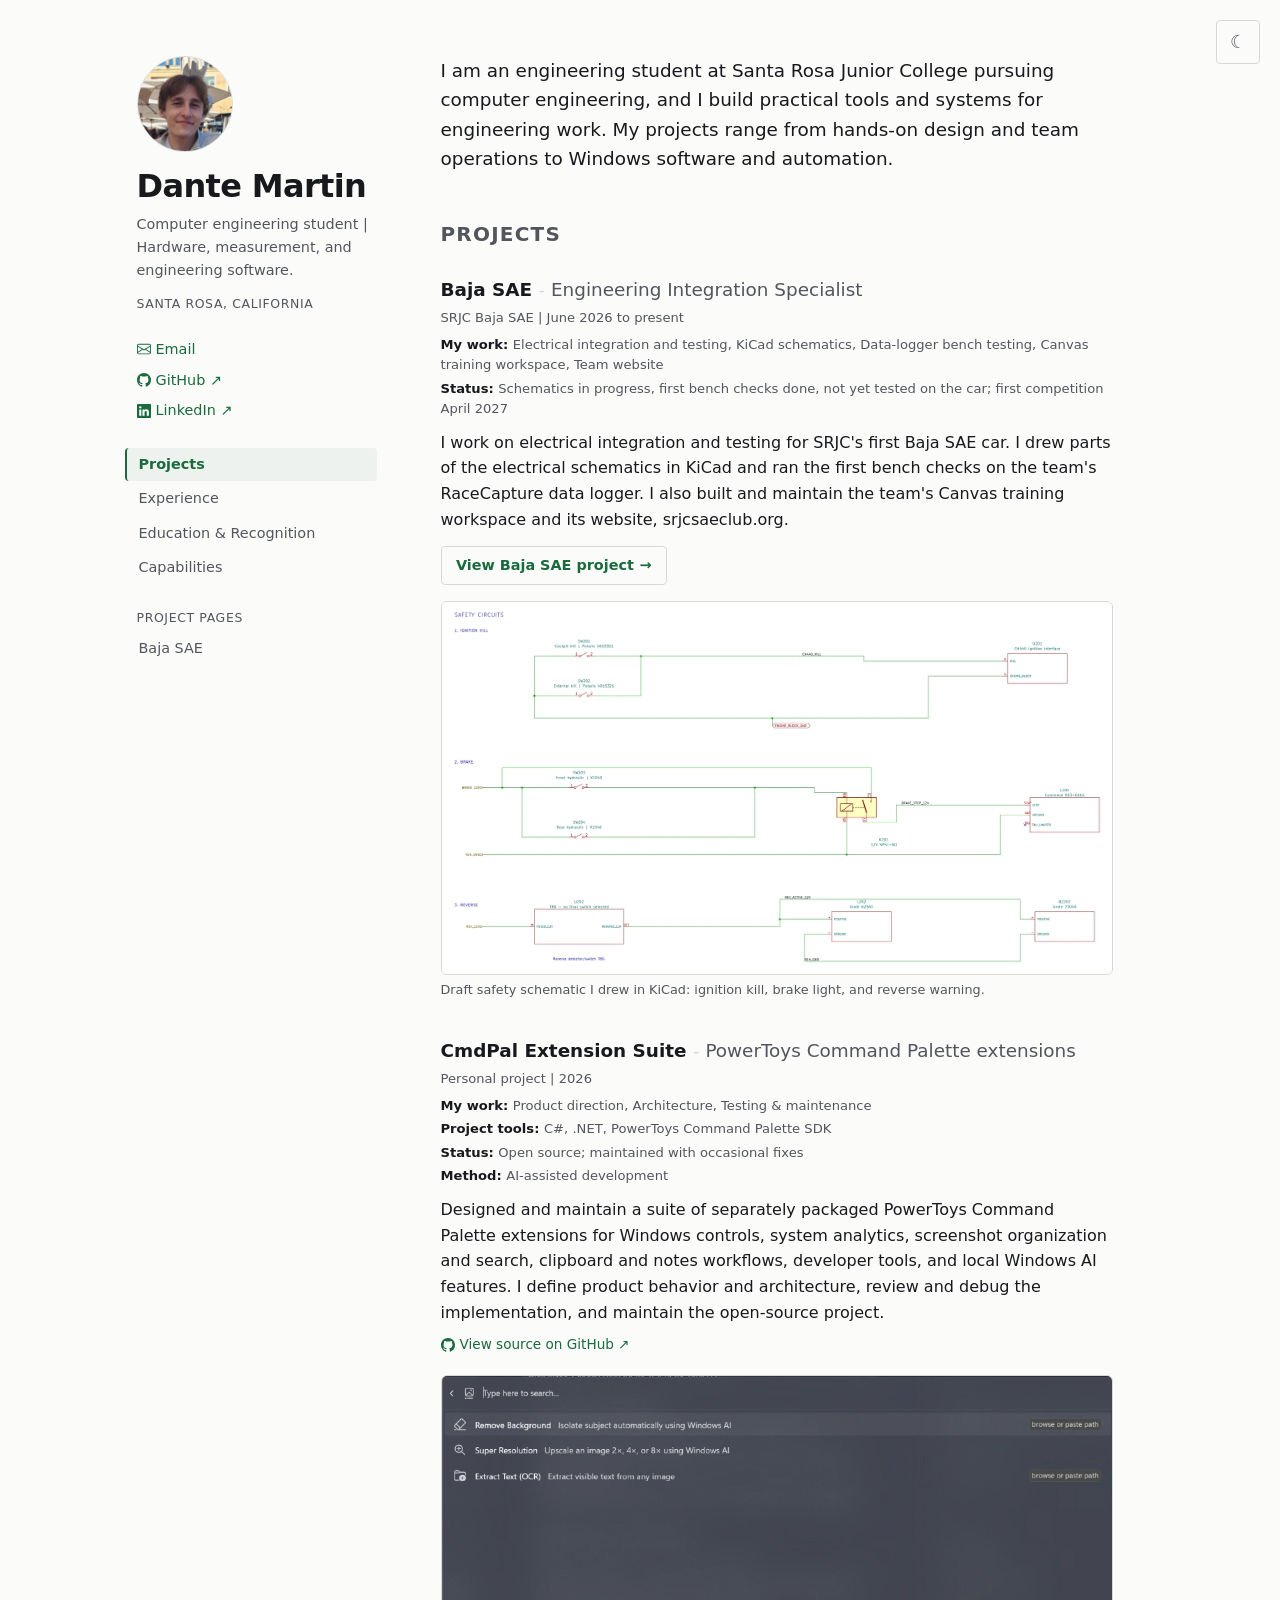
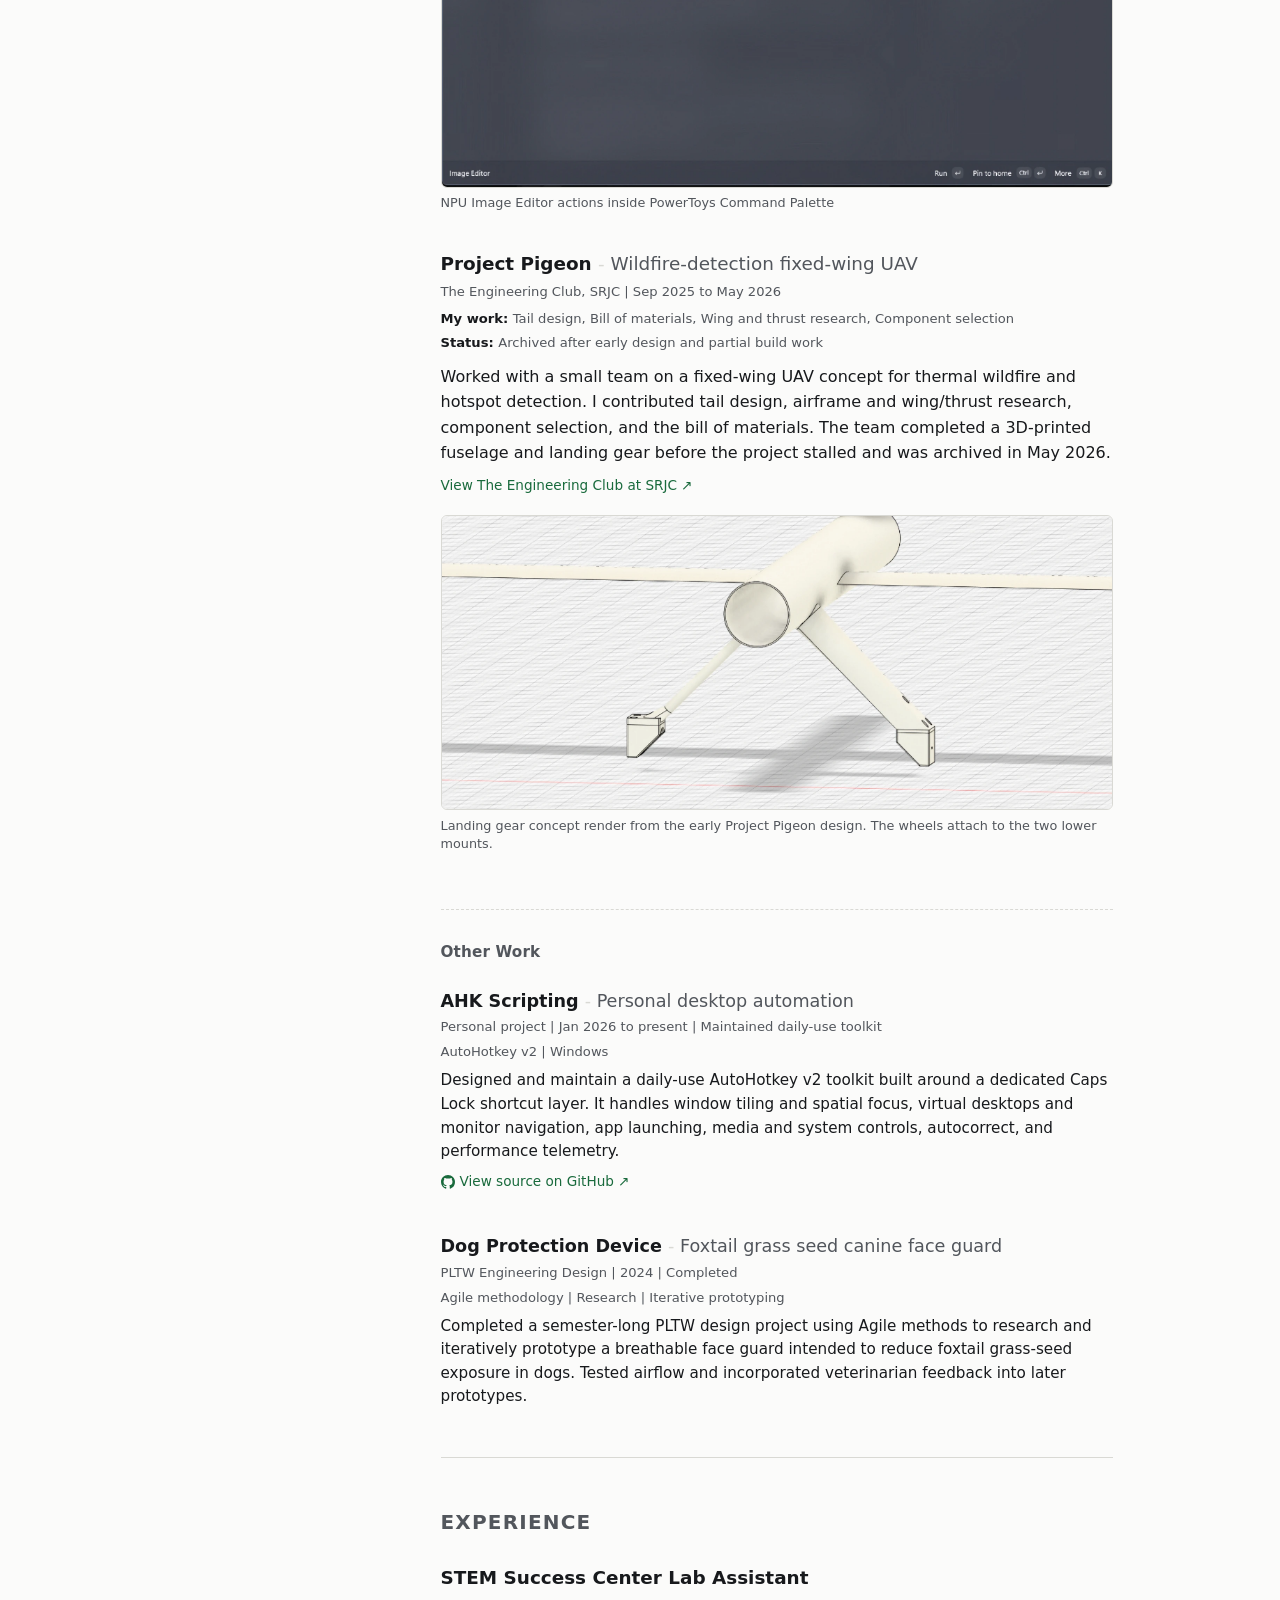
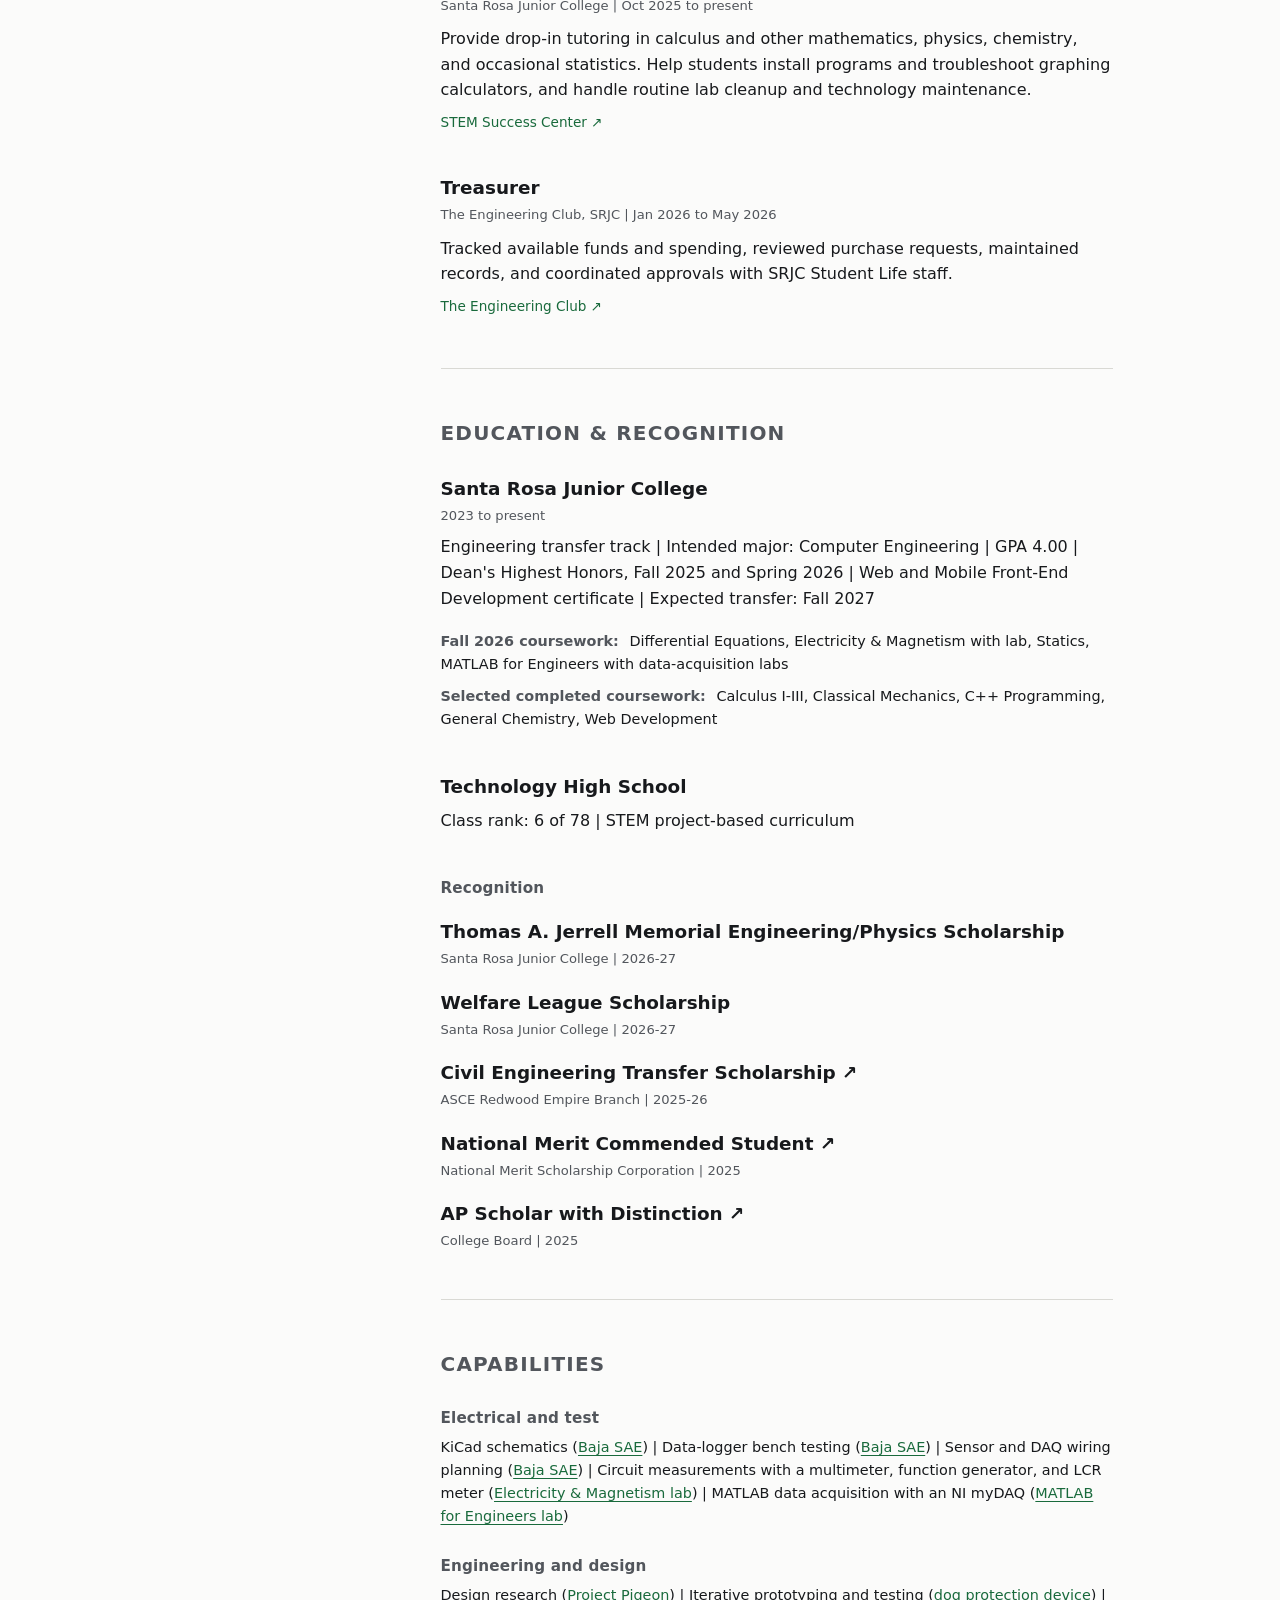
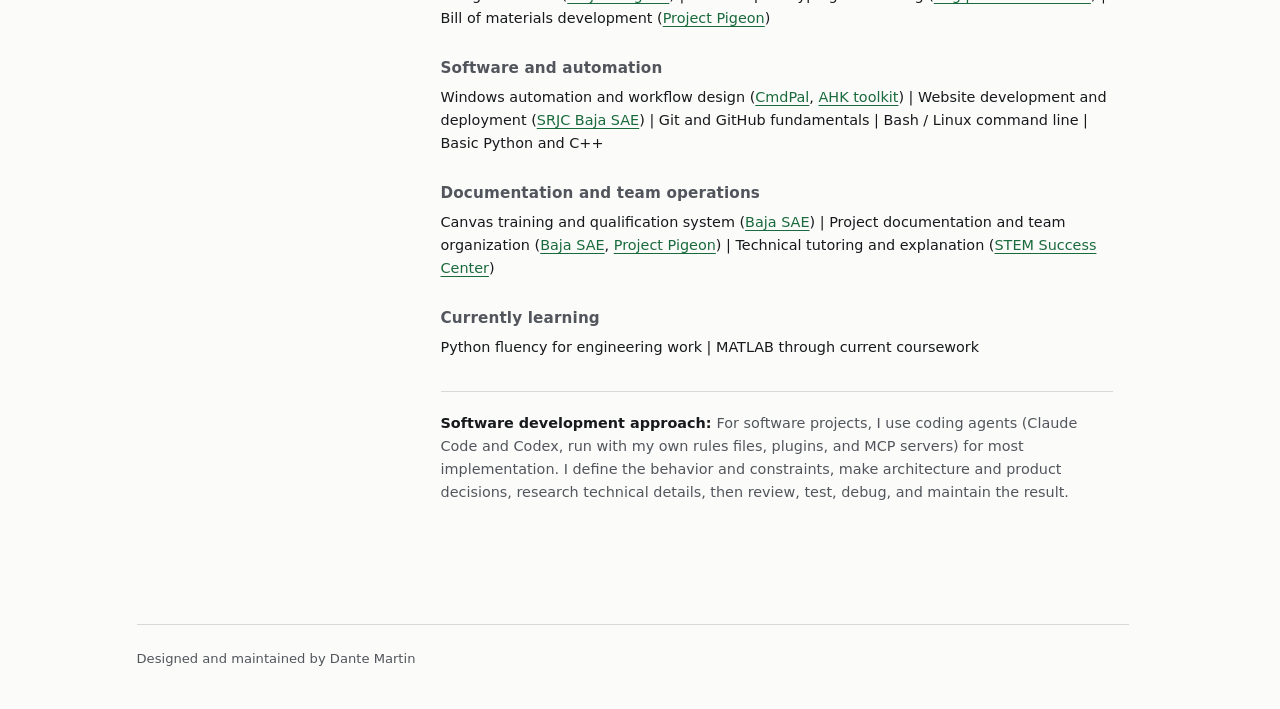
<file: index.html>
<!DOCTYPE html>
<html lang="en">
<head>
  <meta charset="UTF-8">
  <meta name="viewport" content="width=device-width, initial-scale=1.0">
  <title>Dante Martin | Engineering &amp; Software Portfolio</title>
  <meta name="description" content="Dante Martin - Engineering student at Santa Rosa Junior College pursuing Computer Engineering. Engineering projects in hardware and measurement, engineering software, and academic coursework.">
  <link rel="stylesheet" href="styles.css?v=20261110">
  <link rel="icon" href="data:image/svg+xml,<svg xmlns=%22http://www.w3.org/2000/svg%22 viewBox=%220 0 100 100%22><rect width=%22100%22 height=%22100%22 rx=%2220%22 fill=%22%23227c4b%22/><text x=%2250%25%22 y=%2250%25%22 dominant-baseline=%22central%22 text-anchor=%22middle%22 font-family=%22sans-serif%22 font-weight=%22bold%22 font-size=%2260%22 fill=%22white%22>D</text></svg>">

  <!-- Search and social metadata -->
  <link rel="canonical" href="https://dante-martin.com/">
  <meta property="og:title" content="Dante Martin - Engineering & Software Portfolio">
  <meta property="og:description" content="Engineering student at Santa Rosa Junior College pursuing Computer Engineering. Engineering projects in hardware and measurement, engineering software, and academic coursework.">
  <meta property="og:type" content="website">
  <meta property="og:url" content="https://dante-martin.com/">
  <meta property="og:image" content="https://dante-martin.com/images/baja-safety-schematic-crop.webp">
  <meta property="og:image:alt" content="Draft Baja SAE safety schematic">
  <meta property="og:image:type" content="image/webp">
  <meta property="og:image:width" content="1600">
  <meta property="og:image:height" content="887">
  <meta name="twitter:card" content="summary_large_image">
  <meta name="twitter:image" content="https://dante-martin.com/images/baja-safety-schematic-crop.webp">
  <meta name="twitter:image:alt" content="Draft Baja SAE safety schematic">
  <meta name="twitter:title" content="Dante Martin - Engineering & Software Portfolio">
  <meta name="twitter:description" content="Engineering student at Santa Rosa Junior College pursuing Computer Engineering. Engineering projects in hardware and measurement, engineering software, and academic coursework.">

  <script type="application/ld+json">
  {
    "@context": "https://schema.org",
    "@type": "Person",
    "name": "Dante Martin",
    "url": "https://dante-martin.com/",
    "sameAs": [
      "https://github.com/dante32683",
      "https://www.linkedin.com/in/dante-z-martin/"
    ],
    "affiliation": {
      "@type": "CollegeOrUniversity",
      "name": "Santa Rosa Junior College",
      "url": "https://www.santarosa.edu/"
    }
  }
  </script>

  <script>
    (function () {
      try {
        var savedTheme = localStorage.getItem("theme");
        if (savedTheme === "light" || savedTheme === "dark") document.documentElement.setAttribute("data-theme", savedTheme);
      } catch (storageError) {
        // The page remains fully usable when storage is unavailable.
      }
    })();
  </script>
</head>
<body>
  <a class="skip-link" href="#content">Skip to content</a>
  <div class="layout">
    <!-- Identity and in-page navigation -->
    <aside class="sidebar">
      <img class="headshot" src="images/headshot.webp" width="192" height="192" alt="Dante Martin">
      <h1>Dante Martin</h1>
      <p class="tagline">Computer engineering student | Hardware, measurement, and engineering software.</p>
      <p class="location">Santa Rosa, California</p>
      <div class="contact">
      <!--email_off--><a href="mailto:dante@dante-martin.com"><svg viewBox="0 0 16 16" fill="currentColor" class="inline-icon" aria-hidden="true"><path d="M0 4a2 2 0 0 1 2-2h12a2 2 0 0 1 2 2v8a2 2 0 0 1-2 2H2a2 2 0 0 1-2-2zm2-1a1 1 0 0 0-1 1v.217l7 4.2 7-4.2V4a1 1 0 0 0-1-1zm13 2.383-4.708 2.825L15 11.105zm-.034 6.876-5.64-3.471L8 9.583l-1.326-.795-5.64 3.47A1 1 0 0 0 2 13h12a1 1 0 0 0 .966-.741zM1 11.105l4.708-2.897L1 5.383z"/></svg>Email</a><!--/email_off-->
      <a href="https://github.com/dante32683" target="_blank" rel="noopener noreferrer"><svg viewBox="0 0 16 16" fill="currentColor" class="inline-icon" aria-hidden="true"><path d="M8 0C3.58 0 0 3.58 0 8c0 3.54 2.29 6.53 5.47 7.59.4.07.55-.17.55-.38 0-.19-.01-.82-.01-1.49-2.01.37-2.53-.49-2.69-.94-.09-.23-.48-.94-.82-1.13-.28-.15-.68-.52-.01-.53.63-.01 1.08.58 1.23.82.72 1.21 1.87.87 2.33.66.07-.52.28-.87.51-1.07-1.78-.2-3.64-.89-3.64-3.95 0-.87.31-1.59.82-2.15-.08-.2-.36-1.02.08-2.12 0 0 .67-.21 2.2.82.64-.18 1.32-.27 2-.27.68 0 1.36.09 2 .27 1.53-1.04 2.2-.82 2.2-.82.44 1.1.16 1.92.08 2.12.51.56.82 1.27.82 2.15 0 3.07-1.87 3.75-3.65 3.95.29.25.54.73.54 1.48 0 1.07-.01 1.93-.01 2.2 0 .21.15.46.55.38A8.013 8.013 0 0016 8c0-4.42-3.58-8-8-8z"/></svg>GitHub&nbsp;<span class="arrow" aria-hidden="true">↗</span></a>
      <a href="https://www.linkedin.com/in/dante-z-martin/" target="_blank" rel="noopener noreferrer"><svg viewBox="0 0 16 16" fill="currentColor" class="inline-icon" aria-hidden="true"><path d="M0 1.146C0 .513.526 0 1.175 0h13.65C15.474 0 16 .513 16 1.146v13.708c0 .633-.526 1.146-1.175 1.146H1.175C.526 16 0 15.487 0 14.854zm4.943 12.248V6.169H2.542v7.225zm-1.2-8.212c.837 0 1.358-.554 1.358-1.248-.015-.709-.52-1.248-1.342-1.248S2.4 3.026 2.4 3.734c0 .694.521 1.248 1.327 1.248zm4.908 8.212V9.359c0-.216.016-.432.08-.586.173-.431.568-.878 1.232-.878.869 0 1.216.662 1.216 1.634v3.865h2.401V9.25c0-2.22-1.184-3.252-2.764-3.252-1.274 0-1.845.7-2.165 1.193v.025h-.016a5.54 5.54 0 0 1 .016-.025V6.169h-2.4c.03.678 0 7.225 0 7.225z"/></svg>LinkedIn&nbsp;<span class="arrow" aria-hidden="true">↗</span></a>
      </div>
      <button id="theme-toggle" class="theme-toggle" type="button" aria-label="Change color theme" hidden></button>
      <nav class="nav" aria-label="Portfolio sections">
        <a href="#projects">Projects</a>
        <a href="#experience">Experience</a>
        <a href="#education">Education &amp; Recognition</a>
        <a href="#capabilities">Capabilities</a>
      </nav>
      <nav class="nav" aria-label="Project pages">
        <p class="nav-label">Project pages</p>
        <a href="projects/baja/">Baja SAE</a>
      </nav>
    </aside>

    <main class="content" id="content" tabindex="-1">
      <p class="intro">I am an engineering student at Santa Rosa Junior College pursuing computer engineering, and I build practical tools and systems for engineering work. My projects range from hands-on design and team operations to Windows software and automation.</p>

      <!-- Selected projects and compact additional work -->
      <section id="projects">
        <h2>Projects</h2>
      <article class="entry" id="baja">
        <h3>Baja SAE <span class="subtitle">Engineering Integration Specialist</span></h3>
        <div class="meta">SRJC Baja SAE | June 2026 to present</div>
        <div class="entry-details">
          <div class="detail-row"><span class="detail-label">My work: </span>Electrical integration and testing, KiCad schematics, Data-logger bench testing, Canvas training workspace, Team website</div>
          <div class="detail-row"><span class="detail-label">Status: </span>Schematics in progress, first bench checks done, not yet tested on the car; first competition April 2027</div>
        </div>
        <p>I work on electrical integration and testing for SRJC's first Baja SAE car. I drew parts of the electrical schematics in KiCad and ran the first bench checks on the team's RaceCapture data logger. I also built and maintain the team's Canvas training workspace and its website, srjcsaeclub.org.</p>
        <div class="more"><a class="button" href="projects/baja/">View Baja SAE project <span class="arrow arrow-forward" aria-hidden="true">&rarr;</span></a></div>
        <div class="project-images-grid">
          <figure class="project-image-card">
            <a class="project-image-button" href="images/baja-project/safety-schematic.webp" data-preview-src="images/baja-project/safety-schematic.webp" data-preview-alt="Full draft safety schematic sheet for the SRJC Baja SAE car, drawn by Dante Martin" data-preview-caption="Draft safety schematic I drew in KiCad: ignition kill, brake light, and reverse warning." aria-label="Enlarge image: draft Baja SAE safety schematic">
              <img src="images/baja-safety-schematic-crop.webp" alt="" width="1600" height="887" loading="eager" decoding="async" fetchpriority="high">
            </a>
            <figcaption class="project-image-caption">Draft safety schematic I drew in KiCad: ignition kill, brake light, and reverse warning.</figcaption>
          </figure>
        </div>
      </article>
      <article class="entry" id="cmdpal">
        <h3>CmdPal Extension Suite <span class="subtitle">PowerToys Command Palette extensions</span></h3>
        <div class="meta">Personal project | 2026</div>
        <div class="entry-details">
          <div class="detail-row"><span class="detail-label">My work: </span>Product direction, Architecture, Testing &amp; maintenance</div>
          <div class="detail-row"><span class="detail-label">Project tools: </span>C#, .NET, PowerToys Command Palette SDK</div>
          <div class="detail-row"><span class="detail-label">Status: </span>Open source; maintained with occasional fixes</div>
          <div class="detail-row"><span class="detail-label">Method: </span>AI-assisted development</div>
        </div>
        <p>Designed and maintain a suite of separately packaged PowerToys Command Palette extensions for Windows controls, system analytics, screenshot organization and search, clipboard and notes workflows, developer tools, and local Windows AI features. I define product behavior and architecture, review and debug the implementation, and maintain the open-source project.</p>
        <div class="more"><a href="https://github.com/dante32683/cmdpal-extension-suite" target="_blank" rel="noopener noreferrer"><svg viewBox="0 0 16 16" fill="currentColor" class="inline-icon" aria-hidden="true"><path d="M8 0C3.58 0 0 3.58 0 8c0 3.54 2.29 6.53 5.47 7.59.4.07.55-.17.55-.38 0-.19-.01-.82-.01-1.49-2.01.37-2.53-.49-2.69-.94-.09-.23-.48-.94-.82-1.13-.28-.15-.68-.52-.01-.53.63-.01 1.08.58 1.23.82.72 1.21 1.87.87 2.33.66.07-.52.28-.87.51-1.07-1.78-.2-3.64-.89-3.64-3.95 0-.87.31-1.59.82-2.15-.08-.2-.36-1.02.08-2.12 0 0 .67-.21 2.2.82.64-.18 1.32-.27 2-.27.68 0 1.36.09 2 .27 1.53-1.04 2.2-.82 2.2-.82.44 1.1.16 1.92.08 2.12.51.56.82 1.27.82 2.15 0 3.07-1.87 3.75-3.65 3.95.29.25.54.73.54 1.48 0 1.07-.01 1.93-.01 2.2 0 .21.15.46.55.38A8.013 8.013 0 0016 8c0-4.42-3.58-8-8-8z"/></svg>View source on GitHub&nbsp;<span class="arrow" aria-hidden="true">↗</span></a></div>
        <div class="project-images-grid">
          <figure class="project-image-card">
            <a class="project-image-button" href="images/cmdpal-image-editor.webp" data-preview-src="images/cmdpal-image-editor.webp" data-preview-alt="NPU Image Editor extension tool actions in PowerToys Command Palette" data-preview-caption="NPU Image Editor actions inside PowerToys Command Palette" aria-label="Enlarge image: NPU Image Editor extension tool actions in PowerToys Command Palette">
              <img src="images/cmdpal-image-editor.webp" alt="" width="1920" height="1179" loading="lazy" decoding="async">
            </a>
            <figcaption class="project-image-caption">NPU Image Editor actions inside PowerToys Command Palette</figcaption>
          </figure>
        </div>
      </article>
      <article class="entry" id="project-pigeon">
        <h3>Project Pigeon <span class="subtitle">Wildfire-detection fixed-wing UAV</span></h3>
        <div class="meta">The Engineering Club, SRJC | Sep 2025 to May 2026</div>
        <div class="entry-details">
          <div class="detail-row"><span class="detail-label">My work: </span>Tail design, Bill of materials, Wing and thrust research, Component selection</div>
          <div class="detail-row"><span class="detail-label">Status: </span>Archived after early design and partial build work</div>
        </div>
        <p>Worked with a small team on a fixed-wing UAV concept for thermal wildfire and hotspot detection. I contributed tail design, airframe and wing/thrust research, component selection, and the bill of materials. The team completed a 3D-printed fuselage and landing gear before the project stalled and was archived in May 2026.</p>
        <div class="more"><a href="https://clubs.santarosa.edu/tec" target="_blank" rel="noopener noreferrer">View The Engineering Club at SRJC&nbsp;<span class="arrow" aria-hidden="true">↗</span></a></div>
        <div class="project-images-grid">
          <figure class="project-image-card">
            <a class="project-image-button" href="images/pigeon-landing-gear.webp" data-preview-src="images/pigeon-landing-gear.webp" data-preview-alt="Project Pigeon landing gear CAD render showing two lower wheel mounts beneath the fuselage" data-preview-caption="Landing gear concept render from the early Project Pigeon design. The wheels attach to the two lower mounts." aria-label="Enlarge image: Project Pigeon landing gear CAD render">
              <img src="images/pigeon-landing-gear.webp" alt="" width="1920" height="842" loading="lazy" decoding="async">
            </a>
            <figcaption class="project-image-caption">Landing gear concept render from the early Project Pigeon design. The wheels attach to the two lower mounts.</figcaption>
          </figure>
        </div>
      </article>
        <h3 class="other-projects-heading">Other Work</h3>
      <article class="entry compact-entry" id="ahk-scripting">
        <h4>AHK Scripting <span class="subtitle">Personal desktop automation</span></h4>
        <div class="meta">Personal project | Jan 2026 to present | Maintained daily-use toolkit</div>
        <div class="compact-meta">AutoHotkey v2 | Windows</div>
        <p>Designed and maintain a daily-use AutoHotkey v2 toolkit built around a dedicated Caps Lock shortcut layer. It handles window tiling and spatial focus, virtual desktops and monitor navigation, app launching, media and system controls, autocorrect, and performance telemetry.</p>
        <div class="more"><a href="https://github.com/dante32683/ahk-scripting" target="_blank" rel="noopener noreferrer"><svg viewBox="0 0 16 16" fill="currentColor" class="inline-icon" aria-hidden="true"><path d="M8 0C3.58 0 0 3.58 0 8c0 3.54 2.29 6.53 5.47 7.59.4.07.55-.17.55-.38 0-.19-.01-.82-.01-1.49-2.01.37-2.53-.49-2.69-.94-.09-.23-.48-.94-.82-1.13-.28-.15-.68-.52-.01-.53.63-.01 1.08.58 1.23.82.72 1.21 1.87.87 2.33.66.07-.52.28-.87.51-1.07-1.78-.2-3.64-.89-3.64-3.95 0-.87.31-1.59.82-2.15-.08-.2-.36-1.02.08-2.12 0 0 .67-.21 2.2.82.64-.18 1.32-.27 2-.27.68 0 1.36.09 2 .27 1.53-1.04 2.2-.82 2.2-.82.44 1.1.16 1.92.08 2.12.51.56.82 1.27.82 2.15 0 3.07-1.87 3.75-3.65 3.95.29.25.54.73.54 1.48 0 1.07-.01 1.93-.01 2.2 0 .21.15.46.55.38A8.013 8.013 0 0016 8c0-4.42-3.58-8-8-8z"/></svg>View source on GitHub&nbsp;<span class="arrow" aria-hidden="true">↗</span></a></div>
      </article>
      <article class="entry compact-entry" id="dog-protection-device">
        <h4>Dog Protection Device <span class="subtitle">Foxtail grass seed canine face guard</span></h4>
        <div class="meta">PLTW Engineering Design | 2024 | Completed</div>
        <div class="compact-meta">Agile methodology | Research | Iterative prototyping</div>
        <p>Completed a semester-long PLTW design project using Agile methods to research and iteratively prototype a breathable face guard intended to reduce foxtail grass-seed exposure in dogs. Tested airflow and incorporated veterinarian feedback into later prototypes.</p>
      </article>
      </section>

      <!-- Experience -->
      <section id="experience">
        <h2>Experience</h2>
      <article class="entry" id="stem-success-center">
        <h3>STEM Success Center Lab Assistant</h3>
        <div class="meta">Santa Rosa Junior College | Oct 2025 to present</div>
        <p>Provide drop-in tutoring in calculus and other mathematics, physics, chemistry, and occasional statistics. Help students install programs and troubleshoot graphing calculators, and handle routine lab cleanup and technology maintenance.</p>
        <div class="more"><a href="https://stem.santarosa.edu/stem-success-center" target="_blank" rel="noopener noreferrer">STEM Success Center&nbsp;<span class="arrow" aria-hidden="true">↗</span></a></div>
      </article>
      <article class="entry">
        <h3>Treasurer</h3>
        <div class="meta">The Engineering Club, SRJC | Jan 2026 to May 2026</div>
        <p>Tracked available funds and spending, reviewed purchase requests, maintained records, and coordinated approvals with SRJC Student Life staff.</p>
        <div class="more"><a href="https://clubs.santarosa.edu/tec" target="_blank" rel="noopener noreferrer">The Engineering Club&nbsp;<span class="arrow" aria-hidden="true">↗</span></a></div>
      </article>
      </section>

      <!-- Education and recognition -->
      <section id="education" class="edu">
        <h2>Education &amp; Recognition</h2>
      <div class="edu-block">
        <div class="edu-details">
          <h3>Santa Rosa Junior College</h3>
          <div class="meta">2023 to present</div>
          <p class="edu-detail">Engineering transfer track | Intended major: Computer Engineering | GPA 4.00 | Dean's Highest Honors, Fall 2025 and Spring 2026 | Web and Mobile Front-End Development certificate | Expected transfer: Fall 2027</p>
          <div class="coursework-block">
            <p class="coursework-line"><strong class="coursework-label">Fall 2026 coursework: </strong>Differential Equations, Electricity &amp; Magnetism with lab, Statics, MATLAB for Engineers with data-acquisition labs</p>
            <p class="coursework-line"><strong class="coursework-label">Selected completed coursework: </strong>Calculus I-III, Classical Mechanics, C++ Programming, General Chemistry, Web Development</p>
          </div>
        </div>
      </div>
      <div class="edu-block">
        <div class="edu-details">
          <h3>Technology High School</h3>
          <p class="edu-detail">Class rank: 6 of 78 | STEM project-based curriculum</p>
        </div>
      </div>
        <h3 class="recognition-heading">Recognition</h3>
        <div class="honors-list">
        <div class="honor-item">
          <h4 class="honor-title">Thomas A. Jerrell Memorial Engineering/Physics Scholarship</h4>
          <div class="meta">Santa Rosa Junior College | 2026-27</div>
        </div>
        <div class="honor-item">
          <h4 class="honor-title">Welfare League Scholarship</h4>
          <div class="meta">Santa Rosa Junior College | 2026-27</div>
        </div>
        <div class="honor-item">
          <h4 class="honor-title"><a class="honor-link" href="https://rebr.r9-asce.org/events/asce-acec-scholarship-banquet/" target="_blank" rel="noopener noreferrer">Civil Engineering Transfer Scholarship&nbsp;<span class="arrow" aria-hidden="true">↗</span></a></h4>
          <div class="meta">ASCE Redwood Empire Branch | 2025-26</div>
        </div>
        <div class="honor-item">
          <h4 class="honor-title"><a class="honor-link" href="https://www.nationalmerit.org/s/1758/interior.aspx?gid=2&amp;pgid=1881&amp;sid=1758" target="_blank" rel="noopener noreferrer">National Merit Commended Student&nbsp;<span class="arrow" aria-hidden="true">↗</span></a></h4>
          <div class="meta">National Merit Scholarship Corporation | 2025</div>
        </div>
        <div class="honor-item">
          <h4 class="honor-title"><a class="honor-link" href="https://apstudents.collegeboard.org/awards-recognitions/ap-scholar-award" target="_blank" rel="noopener noreferrer">AP Scholar with Distinction&nbsp;<span class="arrow" aria-hidden="true">↗</span></a></h4>
          <div class="meta">College Board | 2025</div>
        </div>
        </div>
      </section>

      <!-- Evidence-linked capabilities and software authorship note -->
      <section id="capabilities">
        <h2>Capabilities</h2>
      <div class="capability-group">
        <h3 class="capability-heading">Electrical and test</h3>
        <p class="capabilities-inline">KiCad schematics (<a href="projects/baja/#electrical">Baja SAE</a>) | Data-logger bench testing (<a href="projects/baja/#testing">Baja SAE</a>) | Sensor and DAQ wiring planning (<a href="projects/baja/#electrical">Baja SAE</a>) | Circuit measurements with a multimeter, function generator, and LCR meter (<a href="#education">Electricity &amp; Magnetism lab</a>) | MATLAB data acquisition with an NI myDAQ (<a href="#education">MATLAB for Engineers lab</a>)</p>
      </div>
      <div class="capability-group">
        <h3 class="capability-heading">Engineering and design</h3>
        <p class="capabilities-inline">Design research (<a href="#project-pigeon">Project Pigeon</a>) | Iterative prototyping and testing (<a href="#dog-protection-device">dog protection device</a>) | Bill of materials development (<a href="#project-pigeon">Project Pigeon</a>)</p>
      </div>
      <div class="capability-group">
        <h3 class="capability-heading">Software and automation</h3>
        <p class="capabilities-inline">Windows automation and workflow design (<a href="#cmdpal">CmdPal</a>, <a href="#ahk-scripting">AHK toolkit</a>) | Website development and deployment (<a href="projects/baja/#team-systems">SRJC Baja SAE</a>) | Git and GitHub fundamentals | Bash / Linux command line | Basic Python and C++</p>
      </div>
      <div class="capability-group">
        <h3 class="capability-heading">Documentation and team operations</h3>
        <p class="capabilities-inline">Canvas training and qualification system (<a href="projects/baja/#team-systems">Baja SAE</a>) | Project documentation and team organization (<a href="projects/baja/#team-systems">Baja SAE</a>, <a href="#project-pigeon">Project Pigeon</a>) | Technical tutoring and explanation (<a href="#stem-success-center">STEM Success Center</a>)</p>
      </div>
      <div class="capability-group">
        <h3 class="capability-heading">Currently learning</h3>
        <p class="capabilities-inline">Python fluency for engineering work | MATLAB through current coursework</p>
      </div>
        <p class="capabilities-note"><strong>Software development approach: </strong>For software projects, I use coding agents (Claude Code and Codex, run with my own rules files, plugins, and MCP servers) for most implementation. I define the behavior and constraints, make architecture and product decisions, research technical details, then review, test, debug, and maintain the result.</p>
      </section>
    </main>

    <footer>
      <p class="colophon">Designed and maintained by Dante Martin</p>
    </footer>
  </div>

  <dialog id="image-preview-dialog" class="image-preview-dialog" aria-label="Image preview">
    <div class="image-preview-content">
      <button id="image-preview-close" class="image-preview-close" type="button" aria-label="Close image preview">&times;</button>
      <img id="image-preview-image" class="image-preview-image" src="[data-uri]" alt="">
      <p id="image-preview-caption" class="image-preview-caption"></p>
    </div>
  </dialog>

  <script>
  (function () {
    const themeToggleButton = document.getElementById("theme-toggle");

    function getSavedTheme() {
      try {
        const savedTheme = localStorage.getItem("theme");
        return savedTheme === "light" || savedTheme === "dark" ? savedTheme : null;
      } catch (storageError) {
        return null;
      }
    }

    function saveTheme(theme) {
      try {
        localStorage.setItem("theme", theme);
      } catch (storageError) {
        // Keep the current-session override even when persistence is blocked.
      }
    }

    function determineEffectiveTheme() {
      const explicitlySavedTheme = document.documentElement.getAttribute("data-theme");
      if (explicitlySavedTheme) return explicitlySavedTheme;
      return window.matchMedia && window.matchMedia("(prefers-color-scheme: dark)").matches ? "dark" : "light";
    }

    let themeFadeTimeout;
    function beginThemeFade() {
      document.documentElement.classList.add("theme-changing");
      clearTimeout(themeFadeTimeout);
      const duration = parseFloat(getComputedStyle(document.documentElement).getPropertyValue("--motion-theme")) * 1000;
      themeFadeTimeout = setTimeout(function () {
        document.documentElement.classList.remove("theme-changing");
      }, duration);
    }

    function updateThemeToggleLabel() {
      const currentThemeIsDark = determineEffectiveTheme() === "dark";
      themeToggleButton.textContent = currentThemeIsDark ? "\u263C" : "\u263E";
      const nextTheme = currentThemeIsDark ? "light" : "dark";
      themeToggleButton.setAttribute("aria-label", "Switch to " + nextTheme + " theme");
      themeToggleButton.title = "Switch to " + nextTheme + " theme";
    }

    // Pin the effective palette before media-query CSS can change it, so an OS
    // change starts the same coordinated fade as a manual change.
    let followsSystemTheme = !getSavedTheme();
    document.documentElement.setAttribute("data-theme", determineEffectiveTheme());
    themeToggleButton.hidden = false;
    updateThemeToggleLabel();
    themeToggleButton.addEventListener("click", function () {
      const nextTheme = determineEffectiveTheme() === "dark" ? "light" : "dark";
      followsSystemTheme = false;
      beginThemeFade();
      document.documentElement.setAttribute("data-theme", nextTheme);
      saveTheme(nextTheme);
      updateThemeToggleLabel();
    });
    if (window.matchMedia) {
      window.matchMedia("(prefers-color-scheme: dark)").addEventListener("change", function (event) {
        if (followsSystemTheme) {
          beginThemeFade();
          document.documentElement.setAttribute("data-theme", event.matches ? "dark" : "light");
          updateThemeToggleLabel();
        }
      });
    }

    const navigationLinks = Array.from(document.querySelectorAll(".nav a[href^='#']"));
    const sectionElements = navigationLinks.map(function (navigationLink) {
      return document.querySelector(navigationLink.getAttribute("href"));
    }).filter(Boolean);

    function updateScrollState() {
      if (!sectionElements.length) return;
      const scrollPosition = window.scrollY;
      const maximumScrollableHeight = document.documentElement.scrollHeight - window.innerHeight;
      const activationPosition = scrollPosition + Math.min(window.innerHeight * 0.3, 180);
      let activeSectionId = sectionElements[0].id;
      sectionElements.forEach(function (sectionElement) {
        const sectionTop = sectionElement.getBoundingClientRect().top + scrollPosition;
        if (sectionTop <= activationPosition) activeSectionId = sectionElement.id;
      });
      if (maximumScrollableHeight > 0 && scrollPosition >= maximumScrollableHeight - 2) {
        activeSectionId = sectionElements[sectionElements.length - 1].id;
      }
      navigationLinks.forEach(function (navigationLink) {
        const isActiveSection = navigationLink.getAttribute("href") === "#" + activeSectionId;
        navigationLink.classList.toggle("active", isActiveSection);
        if (isActiveSection) navigationLink.setAttribute("aria-current", "location");
        else navigationLink.removeAttribute("aria-current");
      });
    }
    window.addEventListener("scroll", updateScrollState, { passive: true });
    window.addEventListener("resize", updateScrollState);
    updateScrollState();

    const imagePreviewDialog = document.getElementById("image-preview-dialog");
    const imagePreviewImage = document.getElementById("image-preview-image");
    const imagePreviewCaption = document.getElementById("image-preview-caption");
    const imagePreviewCloseButton = document.getElementById("image-preview-close");
    let imagePreviewTrigger = null;
    let imagePreviewRequest = 0;

    if (typeof imagePreviewDialog.showModal === "function") {
      document.querySelectorAll(".project-image-button[data-preview-src]").forEach(function (imageLink) {
        imageLink.setAttribute("aria-haspopup", "dialog");
        imageLink.setAttribute("aria-controls", "image-preview-dialog");
        imageLink.addEventListener("click", async function (event) {
          if (event.button !== 0 || event.metaKey || event.ctrlKey || event.shiftKey || event.altKey) return;
          event.preventDefault();
          const request = ++imagePreviewRequest;
          imageLink.setAttribute("aria-busy", "true");
          imagePreviewImage.src = imageLink.dataset.previewSrc;
          imagePreviewImage.alt = imageLink.dataset.previewAlt || "";
          imagePreviewCaption.textContent = imageLink.dataset.previewCaption || imageLink.dataset.previewAlt || "";
          try {
            await imagePreviewImage.decode();
          } catch (imageError) {
            // Preserve the original image-link fallback if preview decoding fails.
            if (request === imagePreviewRequest) window.location.assign(imageLink.href);
            return;
          } finally {
            imageLink.removeAttribute("aria-busy");
          }
          if (request !== imagePreviewRequest) return;
          imagePreviewTrigger = imageLink;
          document.body.classList.add("image-preview-open");
          imagePreviewDialog.showModal();
          imagePreviewCloseButton.focus();
        });
      });
    }

    function closeImagePreview() {
      if (imagePreviewDialog.open) imagePreviewDialog.close();
    }
    imagePreviewCloseButton.addEventListener("click", closeImagePreview);
    imagePreviewDialog.addEventListener("keydown", function (event) {
      if (event.key === "Tab") {
        event.preventDefault();
        imagePreviewCloseButton.focus();
      }
    });
    imagePreviewDialog.addEventListener("click", function (event) {
      if (event.target === imagePreviewDialog) closeImagePreview();
    });
    imagePreviewDialog.addEventListener("close", function () {
      document.body.classList.remove("image-preview-open");
      if (imagePreviewTrigger) {
        imagePreviewTrigger.focus();
        imagePreviewTrigger = null;
      }
    });
  })();
  </script>
</body>
</html>
</file>
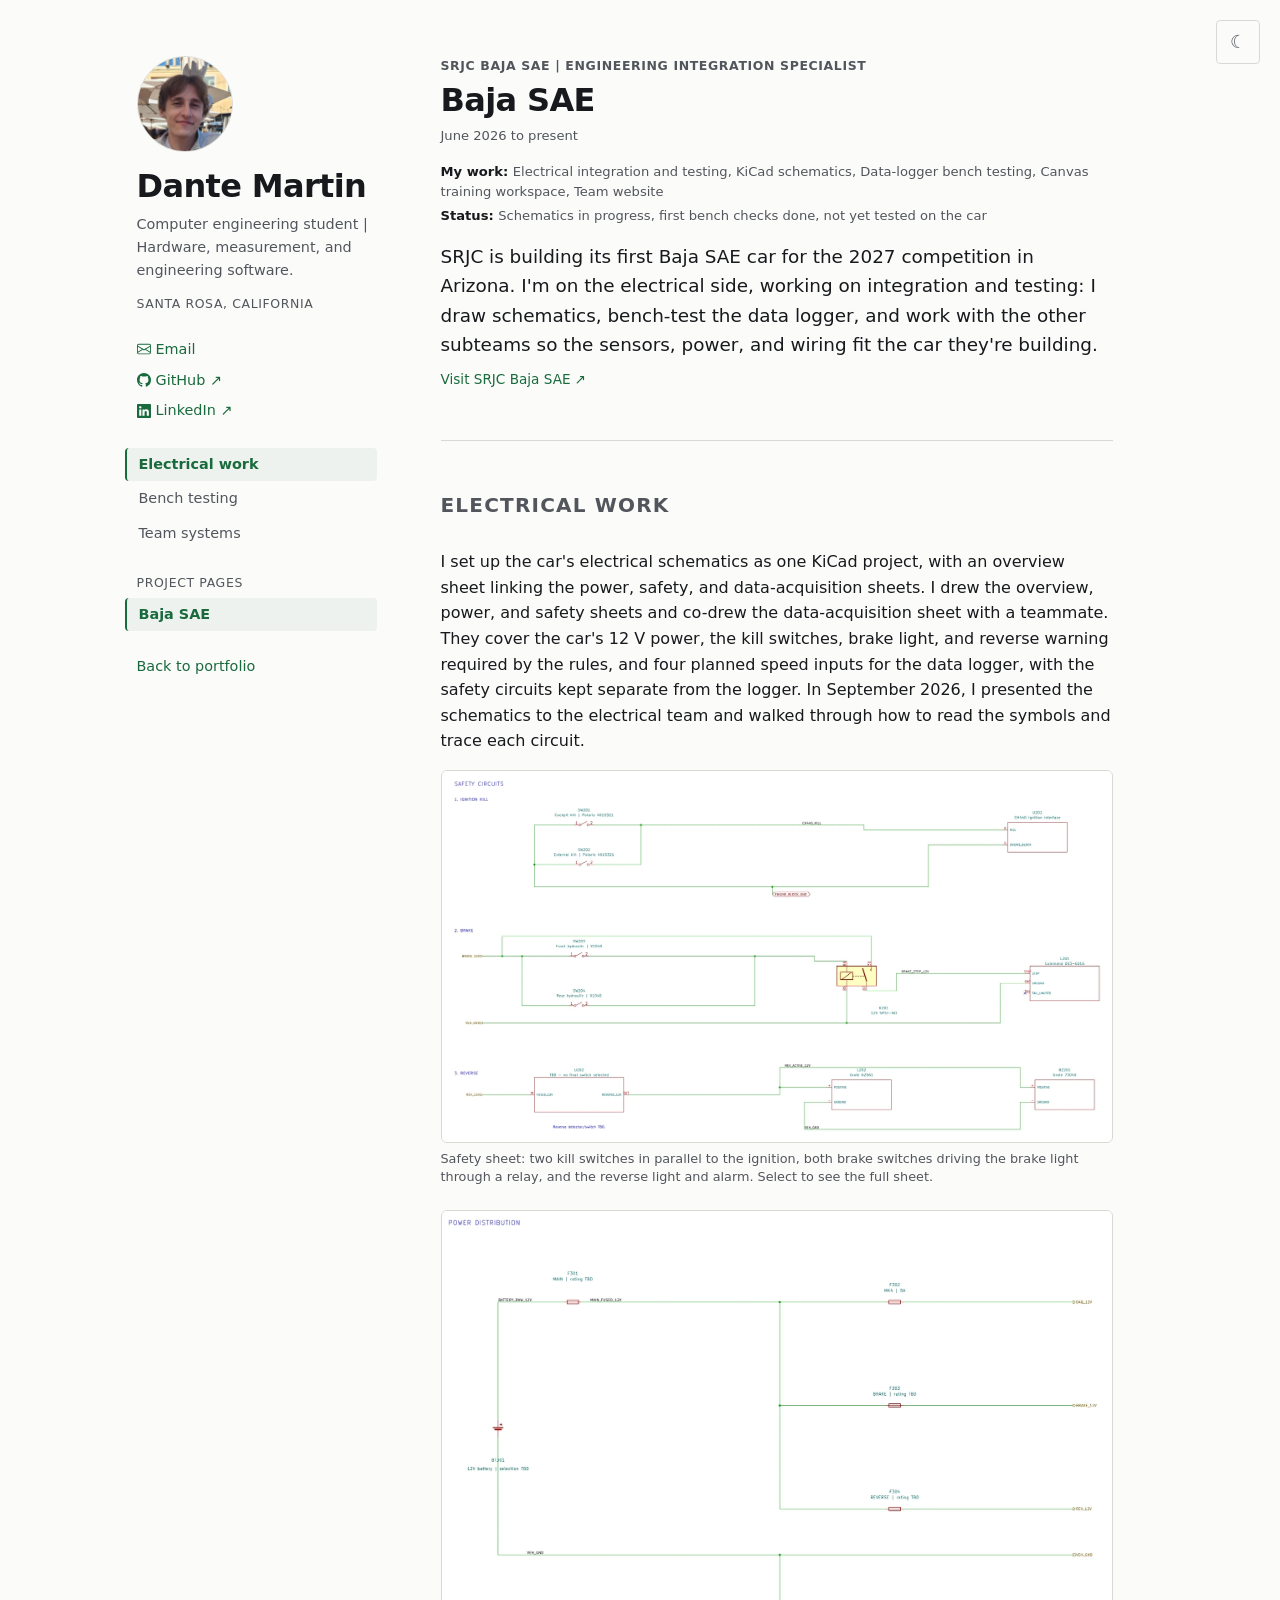
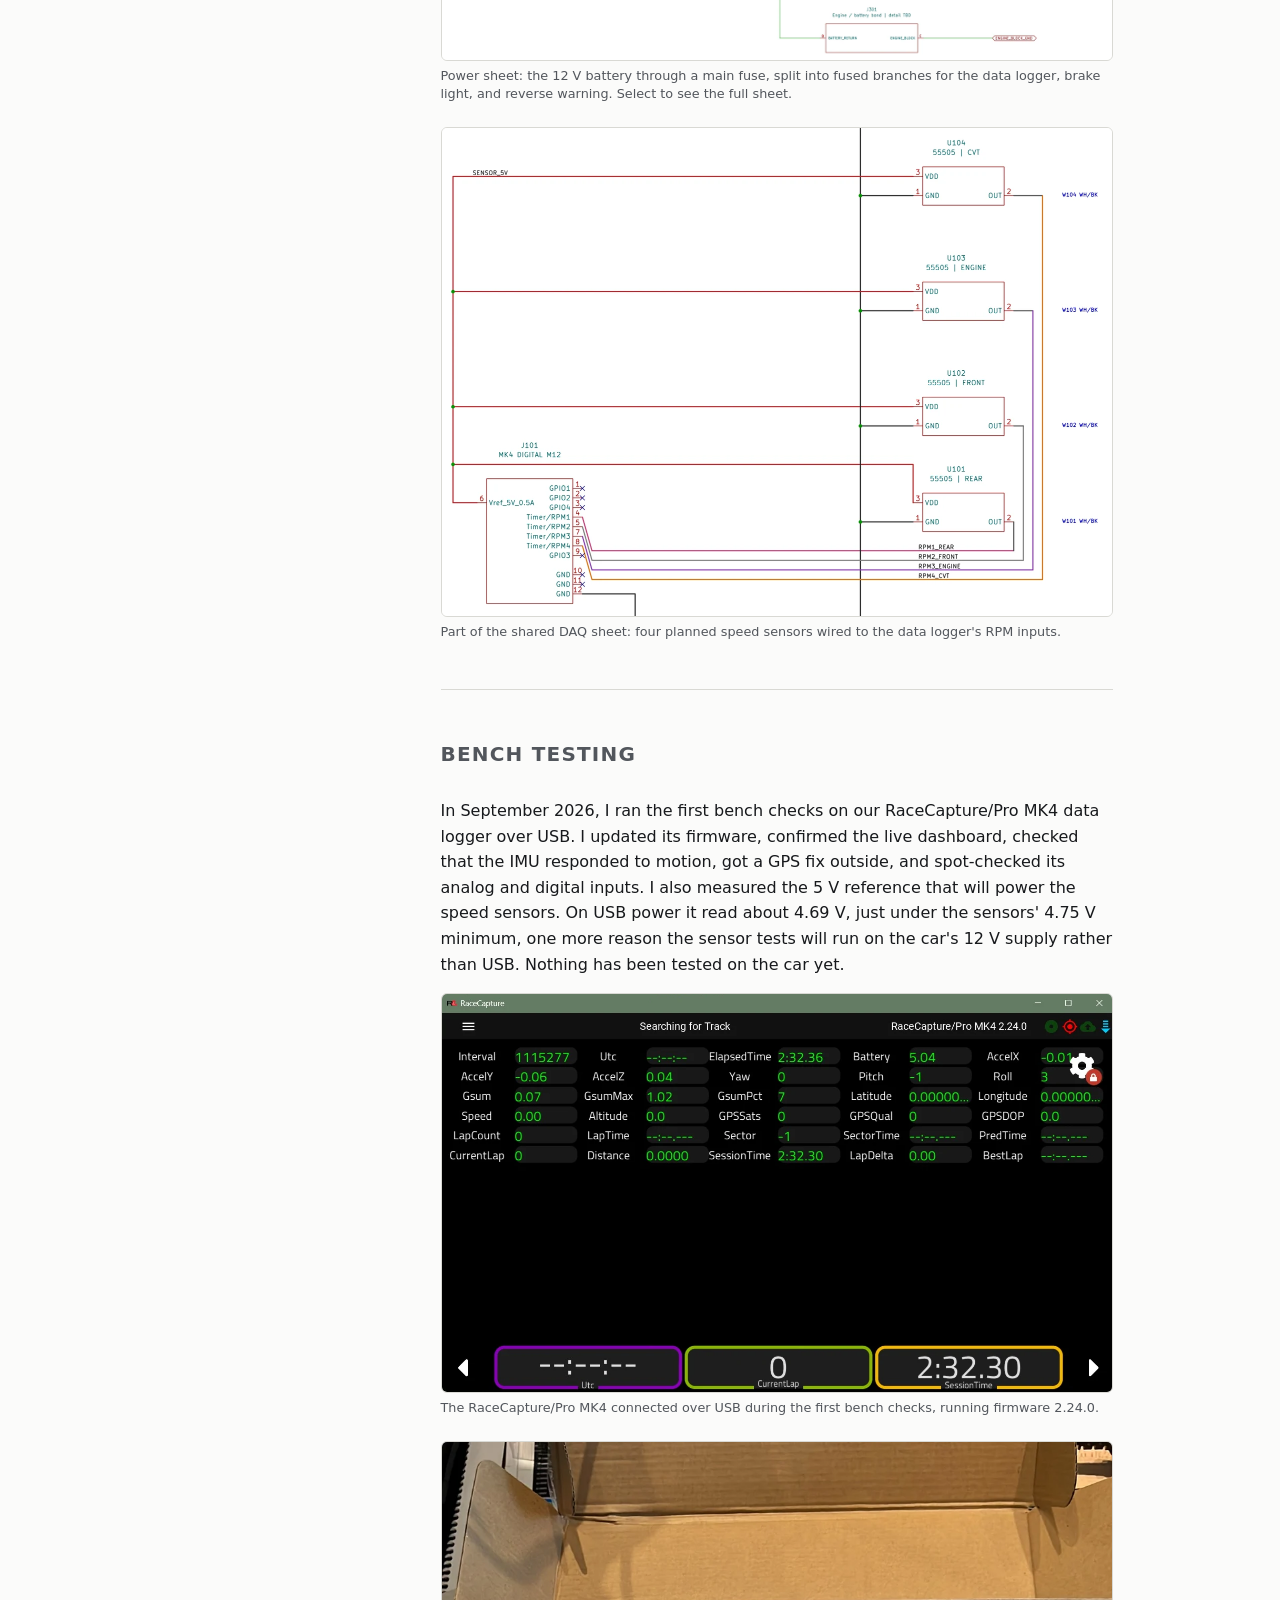
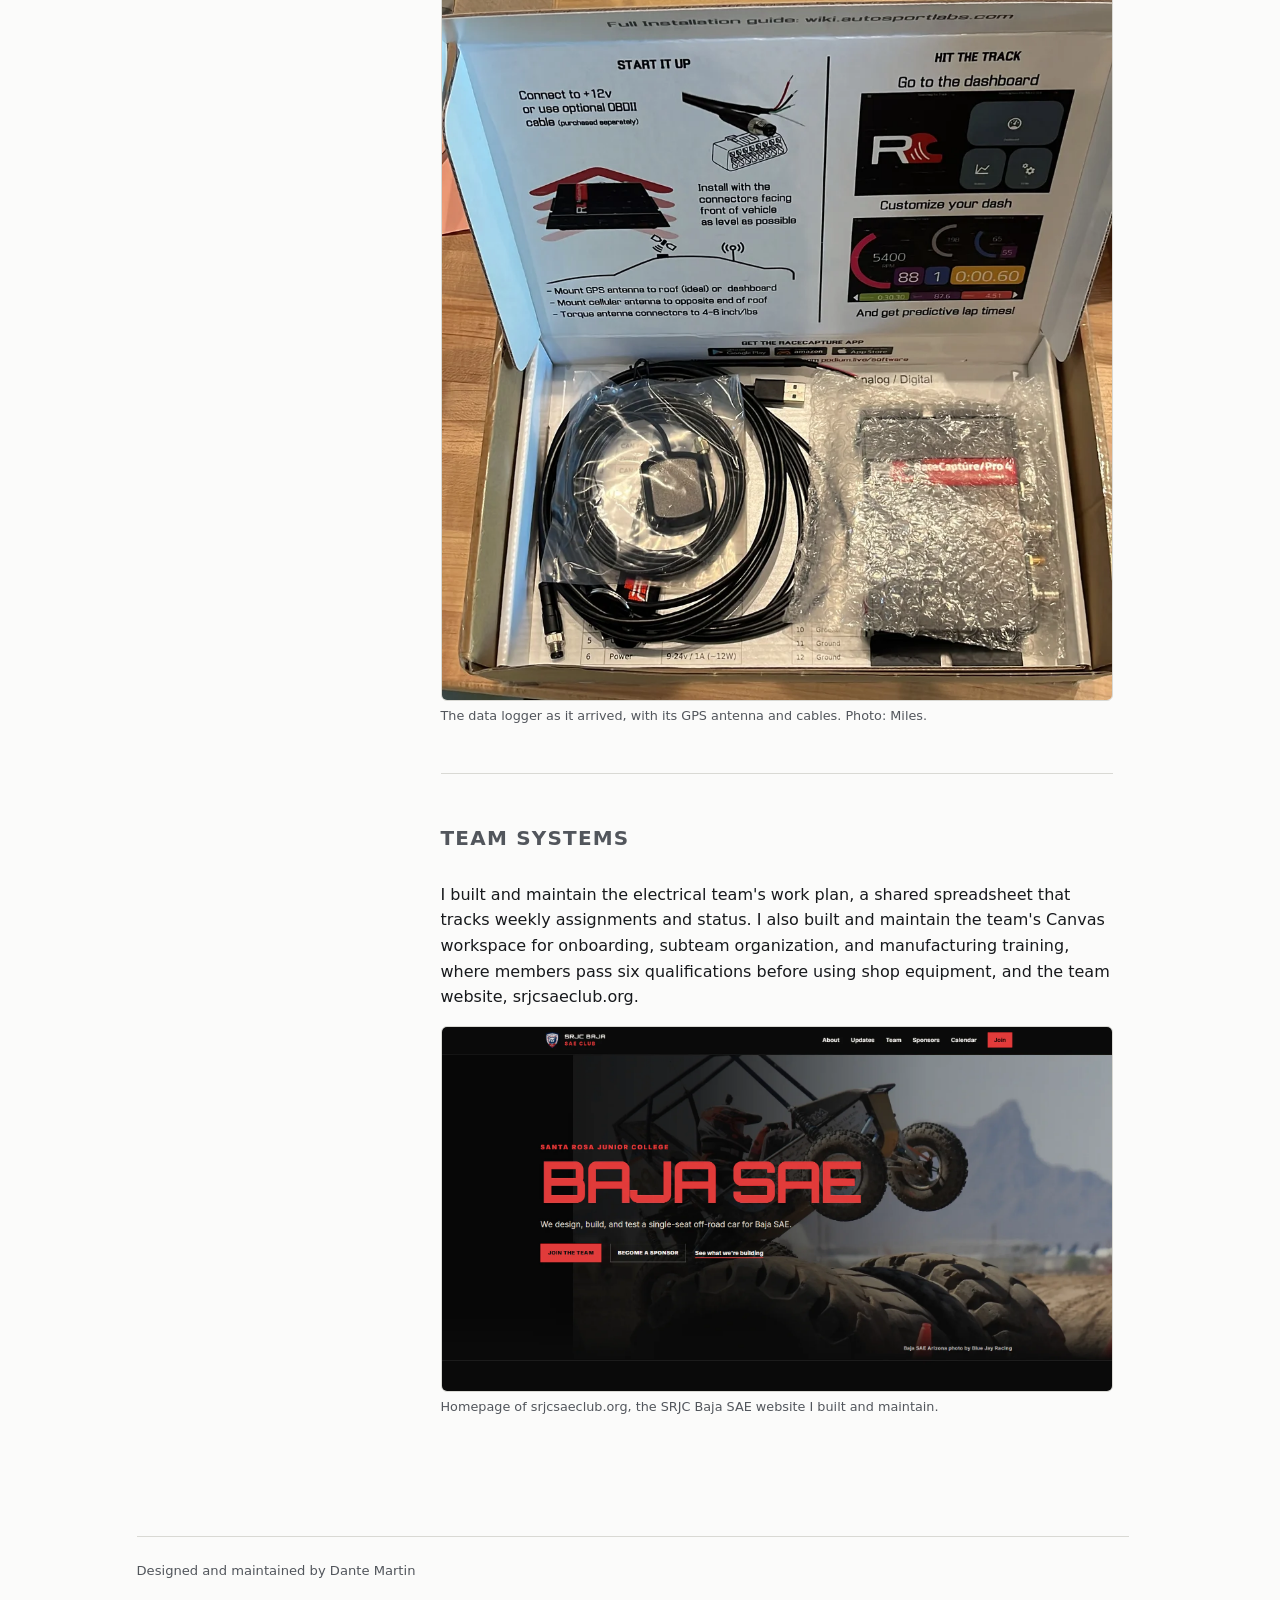
<file: projects/baja/index.html>
<!DOCTYPE html>
<html lang="en">
<head>
  <meta charset="UTF-8">
  <meta name="viewport" content="width=device-width, initial-scale=1.0">
  <title>Baja SAE | Dante Martin</title>
  <meta name="description" content="Dante Martin's work on electrical integration, data acquisition, testing, and team systems for SRJC Baja SAE.">
  <link rel="stylesheet" href="../../styles.css?v=20261110">
  <link rel="icon" href="data:image/svg+xml,<svg xmlns=%22http://www.w3.org/2000/svg%22 viewBox=%220 0 100 100%22><rect width=%22100%22 height=%22100%22 rx=%2220%22 fill=%22%23227c4b%22/><text x=%2250%25%22 y=%2250%25%22 dominant-baseline=%22central%22 text-anchor=%22middle%22 font-family=%22sans-serif%22 font-weight=%22bold%22 font-size=%2260%22 fill=%22white%22>D</text></svg>">

  <link rel="canonical" href="https://dante-martin.com/projects/baja/">
  <meta property="og:title" content="Baja SAE | Dante Martin">
  <meta property="og:description" content="Electrical integration, data acquisition, testing, and team systems for SRJC Baja SAE.">
  <meta property="og:type" content="article">
  <meta property="og:url" content="https://dante-martin.com/projects/baja/">
  <meta property="og:image" content="https://dante-martin.com/images/baja-safety-schematic-crop.webp">
  <meta property="og:image:alt" content="Draft Baja SAE safety schematic">
  <meta property="og:image:type" content="image/webp">
  <meta property="og:image:width" content="1600">
  <meta property="og:image:height" content="887">
  <meta name="twitter:card" content="summary_large_image">
  <meta name="twitter:image" content="https://dante-martin.com/images/baja-safety-schematic-crop.webp">
  <meta name="twitter:image:alt" content="Draft Baja SAE safety schematic">
  <meta name="twitter:title" content="Baja SAE | Dante Martin">
  <meta name="twitter:description" content="Electrical integration, data acquisition, testing, and team systems for SRJC Baja SAE.">

  <script type="application/ld+json">
  {
    "@context": "https://schema.org",
    "@type": "CreativeWork",
    "name": "Baja SAE",
    "url": "https://dante-martin.com/projects/baja/",
    "creator": {
      "@type": "Person",
      "name": "Dante Martin",
      "url": "https://dante-martin.com/"
    },
    "about": "Electrical integration, data acquisition, testing, and team systems for SRJC Baja SAE"
  }
  </script>

  <script>
    (function () {
      try {
        var savedTheme = localStorage.getItem("theme");
        if (savedTheme === "light" || savedTheme === "dark") document.documentElement.setAttribute("data-theme", savedTheme);
      } catch (storageError) {
        // The page remains fully usable when storage is unavailable.
      }
    })();
  </script>
</head>
<body>
  <a class="skip-link" href="#content">Skip to content</a>
  <div class="layout project-layout">
    <aside class="sidebar">
      <img class="headshot" src="../../images/headshot.webp" width="192" height="192" alt="Dante Martin">
      <a class="site-name" href="../../index.html">Dante Martin</a>
      <p class="tagline">Computer engineering student | Hardware, measurement, and engineering software.</p>
      <p class="location">Santa Rosa, California</p>
      <div class="contact">
      <!--email_off--><a href="mailto:dante@dante-martin.com"><svg viewBox="0 0 16 16" fill="currentColor" class="inline-icon" aria-hidden="true"><path d="M0 4a2 2 0 0 1 2-2h12a2 2 0 0 1 2 2v8a2 2 0 0 1-2 2H2a2 2 0 0 1-2-2zm2-1a1 1 0 0 0-1 1v.217l7 4.2 7-4.2V4a1 1 0 0 0-1-1zm13 2.383-4.708 2.825L15 11.105zm-.034 6.876-5.64-3.471L8 9.583l-1.326-.795-5.64 3.47A1 1 0 0 0 2 13h12a1 1 0 0 0 .966-.741zM1 11.105l4.708-2.897L1 5.383z"/></svg>Email</a><!--/email_off-->
      <a href="https://github.com/dante32683" target="_blank" rel="noopener noreferrer"><svg viewBox="0 0 16 16" fill="currentColor" class="inline-icon" aria-hidden="true"><path d="M8 0C3.58 0 0 3.58 0 8c0 3.54 2.29 6.53 5.47 7.59.4.07.55-.17.55-.38 0-.19-.01-.82-.01-1.49-2.01.37-2.53-.49-2.69-.94-.09-.23-.48-.94-.82-1.13-.28-.15-.68-.52-.01-.53.63-.01 1.08.58 1.23.82.72 1.21 1.87.87 2.33.66.07-.52.28-.87.51-1.07-1.78-.2-3.64-.89-3.64-3.95 0-.87.31-1.59.82-2.15-.08-.2-.36-1.02.08-2.12 0 0 .67-.21 2.2.82.64-.18 1.32-.27 2-.27.68 0 1.36.09 2 .27 1.53-1.04 2.2-.82 2.2-.82.44 1.1.16 1.92.08 2.12.51.56.82 1.27.82 2.15 0 3.07-1.87 3.75-3.65 3.95.29.25.54.73.54 1.48 0 1.07-.01 1.93-.01 2.2 0 .21.15.46.55.38A8.013 8.013 0 0016 8c0-4.42-3.58-8-8-8z"/></svg>GitHub&nbsp;<span class="arrow" aria-hidden="true">↗</span></a>
      <a href="https://www.linkedin.com/in/dante-z-martin/" target="_blank" rel="noopener noreferrer"><svg viewBox="0 0 16 16" fill="currentColor" class="inline-icon" aria-hidden="true"><path d="M0 1.146C0 .513.526 0 1.175 0h13.65C15.474 0 16 .513 16 1.146v13.708c0 .633-.526 1.146-1.175 1.146H1.175C.526 16 0 15.487 0 14.854zm4.943 12.248V6.169H2.542v7.225zm-1.2-8.212c.837 0 1.358-.554 1.358-1.248-.015-.709-.52-1.248-1.342-1.248S2.4 3.026 2.4 3.734c0 .694.521 1.248 1.327 1.248zm4.908 8.212V9.359c0-.216.016-.432.08-.586.173-.431.568-.878 1.232-.878.869 0 1.216.662 1.216 1.634v3.865h2.401V9.25c0-2.22-1.184-3.252-2.764-3.252-1.274 0-1.845.7-2.165 1.193v.025h-.016a5.54 5.54 0 0 1 .016-.025V6.169h-2.4c.03.678 0 7.225 0 7.225z"/></svg>LinkedIn&nbsp;<span class="arrow" aria-hidden="true">↗</span></a>
      </div>
      <button id="theme-toggle" class="theme-toggle" type="button" aria-label="Change color theme" hidden></button>
      <nav class="nav" aria-label="Project sections">
        <a href="#electrical">Electrical work</a>
        <a href="#testing">Bench testing</a>
        <a href="#team-systems">Team systems</a>
      </nav>
      <nav class="nav" aria-label="Project pages">
        <p class="nav-label">Project pages</p>
        <a href="./" class="active" aria-current="page">Baja SAE</a>
      </nav>
      <div class="project-back"><a href="../../index.html#baja">Back to portfolio</a></div>
    </aside>

    <main class="content project-content" id="content" tabindex="-1">
      <header class="project-header">
        <p class="project-eyebrow">SRJC Baja SAE | Engineering Integration Specialist</p>
        <h1 class="project-title">Baja SAE</h1>
        <div class="meta">June 2026 to present</div>
        <div class="entry-details">
          <div class="detail-row"><span class="detail-label">My work: </span>Electrical integration and testing, KiCad schematics, Data-logger bench testing, Canvas training workspace, Team website</div>
          <div class="detail-row"><span class="detail-label">Status: </span>Schematics in progress, first bench checks done, not yet tested on the car</div>
        </div>
        <p class="project-lede">SRJC is building its first Baja SAE car for the 2027 competition in Arizona. I'm on the electrical side, working on integration and testing: I draw schematics, bench-test the data logger, and work with the other subteams so the sensors, power, and wiring fit the car they're building.</p>
        <div class="more"><a href="https://srjcsaeclub.org" target="_blank" rel="noopener noreferrer">Visit SRJC Baja SAE&nbsp;<span class="arrow" aria-hidden="true">↗</span></a></div>
      </header>

      <section id="electrical">
        <h2>Electrical work</h2>
        <article class="entry">
          <p>I set up the car's electrical schematics as one KiCad project, with an overview sheet linking the power, safety, and data-acquisition sheets. I drew the overview, power, and safety sheets and co-drew the data-acquisition sheet with a teammate. They cover the car's 12 V power, the kill switches, brake light, and reverse warning required by the rules, and four planned speed inputs for the data logger, with the safety circuits kept separate from the logger. In September 2026, I presented the schematics to the electrical team and walked through how to read the symbols and trace each circuit.</p>
          <div class="project-images-grid">
            <figure class="project-image-card">
              <a class="project-image-button" href="../../images/baja-project/safety-schematic.webp" data-preview-src="../../images/baja-project/safety-schematic.webp" data-preview-alt="Full draft safety schematic sheet for the SRJC Baja SAE car, drawn by Dante Martin" data-preview-caption="Safety sheet: two kill switches in parallel to the ignition, both brake switches driving the brake light through a relay, and the reverse light and alarm." aria-label="Enlarge image: draft Baja SAE safety schematic">
                <img src="../../images/baja-safety-schematic-crop.webp" alt="" width="1600" height="887" loading="lazy" decoding="async">
              </a>
              <figcaption class="project-image-caption">Safety sheet: two kill switches in parallel to the ignition, both brake switches driving the brake light through a relay, and the reverse light and alarm. Select to see the full sheet.</figcaption>
            </figure>
            <figure class="project-image-card">
              <a class="project-image-button" href="../../images/baja-project/power-schematic.webp" data-preview-src="../../images/baja-project/power-schematic.webp" data-preview-alt="Full draft power schematic sheet for the SRJC Baja SAE car, drawn by Dante Martin" data-preview-caption="Power sheet: the 12 V battery through a main fuse, split into fused branches for the data logger, brake light, and reverse warning." aria-label="Enlarge image: draft Baja SAE power schematic">
                <img src="../../images/baja-power-schematic-crop.webp" alt="" width="1600" height="1073" loading="lazy" decoding="async">
              </a>
              <figcaption class="project-image-caption">Power sheet: the 12 V battery through a main fuse, split into fused branches for the data logger, brake light, and reverse warning. Select to see the full sheet.</figcaption>
            </figure>
            <figure class="project-image-card">
              <a class="project-image-button" href="../../images/baja-project/daq-sensors.webp" data-preview-src="../../images/baja-project/daq-sensors.webp" data-preview-alt="Draft DAQ schematic detail: four speed sensors wired to the data logger's RPM inputs" data-preview-caption="Part of the shared DAQ sheet: four planned speed sensors wired to the data logger's RPM inputs." aria-label="Enlarge image: part of the draft Baja SAE DAQ schematic">
                <img src="../../images/baja-daq-schematic-crop.webp" alt="" width="1340" height="975" loading="lazy" decoding="async">
              </a>
              <figcaption class="project-image-caption">Part of the shared DAQ sheet: four planned speed sensors wired to the data logger's RPM inputs.</figcaption>
            </figure>
          </div>
        </article>
      </section>

      <section id="testing">
        <h2>Bench testing</h2>
        <article class="entry">
          <p>In September 2026, I ran the first bench checks on our RaceCapture/Pro MK4 data logger over USB. I updated its firmware, confirmed the live dashboard, checked that the IMU responded to motion, got a GPS fix outside, and spot-checked its analog and digital inputs. I also measured the 5 V reference that will power the speed sensors. On USB power it read about 4.69 V, just under the sensors' 4.75 V minimum, one more reason the sensor tests will run on the car's 12 V supply rather than USB. Nothing has been tested on the car yet.</p>
          <div class="project-images-grid">
            <figure class="project-image-card">
              <a class="project-image-button" href="../../images/baja-project/racecapture-dashboard.webp" data-preview-src="../../images/baja-project/racecapture-dashboard.webp" data-preview-alt="RaceCapture desktop dashboard connected to the MK4 data logger over USB, showing firmware 2.24.0 and live readings" data-preview-caption="The RaceCapture/Pro MK4 connected over USB during the first bench checks, running firmware 2.24.0." aria-label="Enlarge image: RaceCapture dashboard during bench checks">
                <img src="../../images/baja-project/racecapture-dashboard.webp" alt="" width="1274" height="756" loading="lazy" decoding="async">
              </a>
              <figcaption class="project-image-caption">The RaceCapture/Pro MK4 connected over USB during the first bench checks, running firmware 2.24.0.</figcaption>
            </figure>
            <figure class="project-image-card">
              <a class="project-image-button" href="../../images/baja-project/racecapture-unboxed.webp" data-preview-src="../../images/baja-project/racecapture-unboxed.webp" data-preview-alt="The RaceCapture/Pro MK4 data logger in its shipping box with its GPS antenna and cables" data-preview-caption="The data logger as it arrived, with its GPS antenna and cables. Photo: Miles." aria-label="Enlarge image: the data logger as it arrived">
                <img src="../../images/baja-project/racecapture-unboxed.webp" alt="" width="1000" height="1280" loading="lazy" decoding="async">
              </a>
              <figcaption class="project-image-caption">The data logger as it arrived, with its GPS antenna and cables. Photo: Miles.</figcaption>
            </figure>
          </div>
        </article>
      </section>

      <section id="team-systems">
        <h2>Team systems</h2>
        <article class="entry">
          <p>I built and maintain the electrical team's work plan, a shared spreadsheet that tracks weekly assignments and status. I also built and maintain the team's Canvas workspace for onboarding, subteam organization, and manufacturing training, where members pass six qualifications before using shop equipment, and the team website, srjcsaeclub.org.</p>
          <div class="project-images-grid">
            <figure class="project-image-card">
              <a class="project-image-button" href="../../images/baja-website-homepage.webp" data-preview-src="../../images/baja-website-homepage.webp" data-preview-alt="Homepage of the SRJC Baja SAE website showing the Baja SAE hero, off-road car, and site navigation" data-preview-caption="Homepage of srjcsaeclub.org, the SRJC Baja SAE website I built and maintain." aria-label="Enlarge image: homepage of the SRJC Baja SAE website">
                <img src="../../images/baja-website-homepage.webp" alt="" width="1872" height="1017" loading="lazy" decoding="async">
              </a>
              <figcaption class="project-image-caption">Homepage of srjcsaeclub.org, the SRJC Baja SAE website I built and maintain.</figcaption>
            </figure>
          </div>
        </article>
      </section>
    </main>

    <footer>
      <p class="colophon">Designed and maintained by Dante Martin</p>
    </footer>
  </div>

  <dialog id="image-preview-dialog" class="image-preview-dialog" aria-label="Image preview">
    <div class="image-preview-content">
      <button id="image-preview-close" class="image-preview-close" type="button" aria-label="Close image preview">&times;</button>
      <img id="image-preview-image" class="image-preview-image" src="[data-uri]" alt="">
      <p id="image-preview-caption" class="image-preview-caption"></p>
    </div>
  </dialog>

  <script>
  (function () {
    const themeToggleButton = document.getElementById("theme-toggle");

    function getSavedTheme() {
      try {
        const savedTheme = localStorage.getItem("theme");
        return savedTheme === "light" || savedTheme === "dark" ? savedTheme : null;
      } catch (storageError) {
        return null;
      }
    }

    function saveTheme(theme) {
      try {
        localStorage.setItem("theme", theme);
      } catch (storageError) {
        // Keep the current-session override even when persistence is blocked.
      }
    }

    function determineEffectiveTheme() {
      const explicitlySavedTheme = document.documentElement.getAttribute("data-theme");
      if (explicitlySavedTheme) return explicitlySavedTheme;
      return window.matchMedia && window.matchMedia("(prefers-color-scheme: dark)").matches ? "dark" : "light";
    }

    let themeFadeTimeout;
    function beginThemeFade() {
      document.documentElement.classList.add("theme-changing");
      clearTimeout(themeFadeTimeout);
      const duration = parseFloat(getComputedStyle(document.documentElement).getPropertyValue("--motion-theme")) * 1000;
      themeFadeTimeout = setTimeout(function () {
        document.documentElement.classList.remove("theme-changing");
      }, duration);
    }

    function updateThemeToggleLabel() {
      const currentThemeIsDark = determineEffectiveTheme() === "dark";
      themeToggleButton.textContent = currentThemeIsDark ? "\u263C" : "\u263E";
      const nextTheme = currentThemeIsDark ? "light" : "dark";
      themeToggleButton.setAttribute("aria-label", "Switch to " + nextTheme + " theme");
      themeToggleButton.title = "Switch to " + nextTheme + " theme";
    }

    // Pin the effective palette before media-query CSS can change it, so an OS
    // change starts the same coordinated fade as a manual change.
    let followsSystemTheme = !getSavedTheme();
    document.documentElement.setAttribute("data-theme", determineEffectiveTheme());
    themeToggleButton.hidden = false;
    updateThemeToggleLabel();
    themeToggleButton.addEventListener("click", function () {
      const nextTheme = determineEffectiveTheme() === "dark" ? "light" : "dark";
      followsSystemTheme = false;
      beginThemeFade();
      document.documentElement.setAttribute("data-theme", nextTheme);
      saveTheme(nextTheme);
      updateThemeToggleLabel();
    });
    if (window.matchMedia) {
      window.matchMedia("(prefers-color-scheme: dark)").addEventListener("change", function (event) {
        if (followsSystemTheme) {
          beginThemeFade();
          document.documentElement.setAttribute("data-theme", event.matches ? "dark" : "light");
          updateThemeToggleLabel();
        }
      });
    }

    const navigationLinks = Array.from(document.querySelectorAll(".nav a[href^='#']"));
    const sectionElements = navigationLinks.map(function (navigationLink) {
      return document.querySelector(navigationLink.getAttribute("href"));
    }).filter(Boolean);

    function updateScrollState() {
      if (!sectionElements.length) return;
      const scrollPosition = window.scrollY;
      const maximumScrollableHeight = document.documentElement.scrollHeight - window.innerHeight;
      const activationPosition = scrollPosition + Math.min(window.innerHeight * 0.3, 180);
      let activeSectionId = sectionElements[0].id;
      sectionElements.forEach(function (sectionElement) {
        const sectionTop = sectionElement.getBoundingClientRect().top + scrollPosition;
        if (sectionTop <= activationPosition) activeSectionId = sectionElement.id;
      });
      if (maximumScrollableHeight > 0 && scrollPosition >= maximumScrollableHeight - 2) {
        activeSectionId = sectionElements[sectionElements.length - 1].id;
      }
      navigationLinks.forEach(function (navigationLink) {
        const isActiveSection = navigationLink.getAttribute("href") === "#" + activeSectionId;
        navigationLink.classList.toggle("active", isActiveSection);
        if (isActiveSection) navigationLink.setAttribute("aria-current", "location");
        else navigationLink.removeAttribute("aria-current");
      });
    }
    window.addEventListener("scroll", updateScrollState, { passive: true });
    window.addEventListener("resize", updateScrollState);
    updateScrollState();

    const imagePreviewDialog = document.getElementById("image-preview-dialog");
    const imagePreviewImage = document.getElementById("image-preview-image");
    const imagePreviewCaption = document.getElementById("image-preview-caption");
    const imagePreviewCloseButton = document.getElementById("image-preview-close");
    let imagePreviewTrigger = null;
    let imagePreviewRequest = 0;

    if (typeof imagePreviewDialog.showModal === "function") {
      document.querySelectorAll(".project-image-button[data-preview-src]").forEach(function (imageLink) {
        imageLink.setAttribute("aria-haspopup", "dialog");
        imageLink.setAttribute("aria-controls", "image-preview-dialog");
        imageLink.addEventListener("click", async function (event) {
          if (event.button !== 0 || event.metaKey || event.ctrlKey || event.shiftKey || event.altKey) return;
          event.preventDefault();
          const request = ++imagePreviewRequest;
          imageLink.setAttribute("aria-busy", "true");
          imagePreviewImage.src = imageLink.dataset.previewSrc;
          imagePreviewImage.alt = imageLink.dataset.previewAlt || "";
          imagePreviewCaption.textContent = imageLink.dataset.previewCaption || imageLink.dataset.previewAlt || "";
          try {
            await imagePreviewImage.decode();
          } catch (imageError) {
            // Preserve the original image-link fallback if preview decoding fails.
            if (request === imagePreviewRequest) window.location.assign(imageLink.href);
            return;
          } finally {
            imageLink.removeAttribute("aria-busy");
          }
          if (request !== imagePreviewRequest) return;
          imagePreviewTrigger = imageLink;
          document.body.classList.add("image-preview-open");
          imagePreviewDialog.showModal();
          imagePreviewCloseButton.focus();
        });
      });
    }

    function closeImagePreview() {
      if (imagePreviewDialog.open) imagePreviewDialog.close();
    }
    imagePreviewCloseButton.addEventListener("click", closeImagePreview);
    imagePreviewDialog.addEventListener("keydown", function (event) {
      if (event.key === "Tab") {
        event.preventDefault();
        imagePreviewCloseButton.focus();
      }
    });
    imagePreviewDialog.addEventListener("click", function (event) {
      if (event.target === imagePreviewDialog) closeImagePreview();
    });
    imagePreviewDialog.addEventListener("close", function () {
      document.body.classList.remove("image-preview-open");
      if (imagePreviewTrigger) {
        imagePreviewTrigger.focus();
        imagePreviewTrigger = null;
      }
    });
  })();
  </script>
</body>
</html>
</file>
<file: styles.css>
/* =============================================================================
   styles.css - all styling for the site.

   Look: high-contrast and minimal. Near-white page, near-black text, and ONE
   accent colour used sparingly (links, rules, the active nav item) - about the
   60-30-10 split that professional portfolios use. A two-column layout puts a
   sticky sidebar (name + nav + contact) on the left and the content on the
   right, so the page uses its horizontal space instead of running in a thin
   strip.

   To re-skin the whole site, change the variables in :root. You should not
   need to touch anything past the THEME block for a palette change. Read
   STANDARDS.md before adding new rules.
   ========================================================================== */

/* --- THEME: edit these to re-colour the site. -------------------------- */
:root {
  color-scheme: light dark;
  --bg:      #fbfbfa;   /* 60% - page background          */
  --ink:     #17191c;   /* 30% - body text                */
  --muted:   #52565c;   /* secondary text (optimized contrast) */
  --faint:   #d9d9d4;   /* hairlines                      */
  --accent:  #196a3c;   /* 10% - links, rules, active nav (green - optimized contrast) */
  --accent-tint: rgba(25, 106, 60, 0.06); /* soft green capsule highlight */

  --sidebar: 15rem;     /* width of the left column       */
  --page:    66rem;     /* total content width            */

  /* Typography scale. Reuse these semantic roles instead of introducing
     one-off sizes inside individual sections. */
  --sans: system-ui, -apple-system, "Segoe UI", Roboto, Helvetica, Arial, sans-serif;
  --text-name: 2rem;
  --text-lead: 1.15rem;
  --text-title: 1.15rem;
  --text-title-compact: 1.1rem;
  --text-body: 1rem;
  --text-body-compact: 0.95rem;
  --text-section: 1.25rem;
  --text-subsection: 0.95rem;
  --text-supporting: 0.9rem;
  --text-link-small: 0.85rem;
  --text-meta: 0.82rem;
  --text-caption: 0.8rem;
  --text-label: 0.78rem;
  --text-icon: 1.15rem;
  --text-icon-close: 1.5rem;
  --text-print: 11pt;
  --leading-name: 1.15;
  --leading-body: 1.6;
  --leading-title: 1.35;
  --leading-meta: 1.55;
  --leading-caption: 1.4;

  /* Shape, motion, and layout rhythm. See DESIGN.md before adding values. */
  --radius-control: 4px;   /* buttons, controls, nav capsules */
  --radius-media: 6px;     /* evidence images */
  --radius-dialog: 8px;    /* image preview dialog */
  --radius-round: 50%;     /* headshot circle */
  --headshot: 6rem;        /* sidebar headshot diameter */
  --line: 1px;             /* every border and rule */
  --motion: 0.15s;         /* hover and focus transitions */
  --dialog-rise: 0.5rem;  /* short preview entrance/exit */
  --opacity-pressed: 0.7; /* immediate press feedback */
  --motion-theme: 0.3s;    /* light/dark colour fade */
  --space-rail: 3.5rem;    /* top padding of sidebar and content */
  --space-section: 3rem;   /* between sections (above and below the rule) */
  --space-entry: 2.5rem;   /* between entries in a section */
  --space-group: 1.75rem;  /* after section headings; between capability groups */
  --space-block: 1.5rem;   /* between sidebar blocks */
  --shadow-dialog: 0 1rem 3rem rgba(0, 0, 0, 0.35);
  --backdrop: rgba(0, 0, 0, 0.72);
}

/* Dark palette. Applied when the OS is in dark mode (unless the visitor has
   explicitly picked light), and whenever the visitor explicitly picks dark via
   the toggle. Keep the two value lists below identical. */
@media (prefers-color-scheme: dark) {
  :root:not([data-theme="light"]) {
    color-scheme: dark;
    --bg: #121316; --ink: #e8e9ea; --muted: #9aa0a6; --faint: #2c2f34; --accent: #52b788; --accent-tint: rgba(82, 183, 136, 0.08);
  }
}
:root[data-theme="light"] { color-scheme: light; }
:root[data-theme="dark"] {
  color-scheme: dark;
  --bg: #121316; --ink: #e8e9ea; --muted: #9aa0a6; --faint: #2c2f34; --accent: #52b788; --accent-tint: rgba(82, 183, 136, 0.08);
}

/* --- RESET ------------------------------------------------------------- */
*, *::before, *::after { box-sizing: border-box; margin: 0; padding: 0; }
html { -webkit-text-size-adjust: 100%; scroll-behavior: smooth; scrollbar-gutter: stable; }

body {
  font-family: var(--sans);
  font-size: var(--text-body);
  line-height: var(--leading-body);
  color: var(--ink);
  background: var(--bg);
  -webkit-font-smoothing: antialiased;
  text-rendering: optimizeLegibility;
  transition: background-color var(--motion-theme) ease, color var(--motion-theme) ease;
}

a { color: var(--accent); text-decoration: none; }

.inline-icon {
  display: inline-block;
  width: 0.875rem;
  height: 0.875rem;
  margin-right: 0.3125rem;
  vertical-align: -0.125rem;
}

/* Same-document theme changes fade all themed surfaces and text together. */
@media screen and (prefers-reduced-motion: no-preference) {
  .theme-changing, .theme-changing *, .theme-changing *::before, .theme-changing *::after {
    transition: color var(--motion-theme) ease, background-color var(--motion-theme) ease,
      border-color var(--motion-theme) ease, text-decoration-color var(--motion-theme) ease !important;
  }
  .theme-changing .image-preview-dialog {
    transition: color var(--motion-theme) ease, background-color var(--motion-theme) ease,
      border-color var(--motion-theme) ease, opacity var(--motion) ease, transform var(--motion) ease,
      display var(--motion) allow-discrete, overlay var(--motion) allow-discrete !important;
  }
}

/* Same-origin navigation keeps the page continuous where supported. */
@view-transition { navigation: auto; }
::view-transition-old(root), ::view-transition-new(root) { animation-duration: var(--motion); }

a:active, button:active { opacity: var(--opacity-pressed); }

/* Accessibility focus ring */
a:focus-visible, button:focus-visible {
  outline: 2px solid var(--accent);
  outline-offset: 4px;
}

.skip-link {
  position: fixed;
  top: 0.75rem;
  left: 0.75rem;
  z-index: 1000;
  padding: 0.55rem 0.8rem;
  border: var(--line) solid var(--accent);
  border-radius: var(--radius-control);
  color: var(--ink);
  background: var(--bg);
  transform: translateY(calc(-100% - 1rem));
}
.skip-link:focus { transform: translateY(0); }

/* --- LAYOUT: sidebar + content ----------------------------------------- */
.layout {
  max-width: var(--page);
  margin: 0 auto;
  padding: 0 2rem;
  display: grid;
  grid-template-columns: var(--sidebar) minmax(0, 1fr);
  gap: 4rem;
  align-items: start;
  position: relative;
}

/* --- SIDEBAR (sticky) -------------------------------------------------- */
.sidebar {
  position: sticky;
  top: 0;
  padding: var(--space-rail) 1.25rem;
  margin: 0 -1.25rem;
  max-height: 100vh;
  max-height: 100dvh;
  overflow-y: auto;
}
/* Headshot: a small circular photo above the name. Supports the name; never
   larger than --headshot. */
.headshot {
  display: block;
  width: var(--headshot);
  height: var(--headshot);
  margin-bottom: 1rem;
  border: var(--line) solid var(--faint);
  border-radius: var(--radius-round);
  object-fit: cover;
}
.sidebar h1 { font-size: var(--text-name); font-weight: 700; letter-spacing: -0.02em; line-height: var(--leading-name); }
.sidebar .tagline { color: var(--muted); font-size: var(--text-supporting); margin-top: 0.5rem; }
.sidebar .location { margin-top: 0.75rem; }

/* In-page nav */
.nav { margin-top: var(--space-block); display: flex; flex-direction: column; gap: 0.1rem; }
.nav a {
  color: var(--muted); font-size: var(--text-supporting); font-weight: 500;
  padding: 0.3rem 0.75rem; border-left: 2px solid transparent;
  margin-left: -0.75rem; transition: color var(--motion), border-color var(--motion), background-color var(--motion);
  border-radius: var(--radius-control);
}
@media (hover: hover) {
.nav a:hover { color: var(--accent); background-color: transparent; }
}
.nav a.active { color: var(--accent); border-left-color: var(--accent); background-color: var(--accent-tint); font-weight: 600; }

/* Contact */
.contact { margin-top: var(--space-block); display: flex; flex-direction: column; gap: 0.35rem;
  font-size: var(--text-supporting); }
/* Text link: accent text with an underline that grows from the centre on
   hover. Shared by contact links, entry and project-header links, and the back link. */
.contact a,
.entry .more a:not(.button),
.project-header .more a,
.project-back a { position: relative; width: fit-content; padding-bottom: 2px;
  display: inline-flex; align-items: center;
  transition: color var(--motion); }
.contact a::after,
.entry .more a:not(.button)::after,
.project-header .more a::after,
.project-back a::after {
  content: "";
  position: absolute;
  bottom: 0;
  left: 50%;
  width: 0;
  height: 1.5px;
  background-color: var(--accent);
  transition: width var(--motion) ease, left var(--motion) ease;
}
@media (hover: hover) {
.contact a:hover::after,
.entry .more a:not(.button):hover::after,
.project-header .more a:hover::after,
.project-back a:hover::after {
  width: 100%;
  left: 0;
}
}

/* Theme toggle stays near identity/contact in source order, but is visually
   fixed at the familiar top-right position. */
.theme-toggle {
  position: fixed;
  top: 1.25rem;
  right: 1.25rem;
  z-index: 100;
  margin: 0;
  background: var(--bg);
  border: var(--line) solid var(--faint);
  border-radius: var(--radius-control);
  width: 2.75rem;
  height: 2.75rem;
  cursor: pointer;
  display: flex;
  align-items: center;
  justify-content: center;
  font-size: var(--text-icon);
  color: var(--muted);
  transition: color var(--motion), border-color var(--motion);
}
@media (hover: hover) {
.theme-toggle:hover,
.image-preview-close:hover,
.button:hover {
  color: var(--accent);
  border-color: var(--accent);
}
}
.theme-toggle[hidden] { display: none; }

/* --- CONTENT ----------------------------------------------------------- */
.content { padding: var(--space-rail) 0; max-width: 42rem; min-width: 0; }
.content .intro { font-size: var(--text-lead); line-height: var(--leading-body); color: var(--ink); margin-bottom: 2.75rem; }

section { padding: 0; padding-top: var(--space-section); border-top: var(--line) solid var(--faint); margin-top: var(--space-section); transition: border-color var(--motion-theme) ease; }
section:first-of-type { border-top: none; margin-top: 0; padding-top: 0; }

h2 {
  overflow-wrap: anywhere;
  font-size: var(--text-section);
  font-weight: 700;
  letter-spacing: 0.06em;
  text-transform: uppercase;
  color: var(--muted);
  margin-bottom: var(--space-group);
}

/* --- ENTRIES (projects, experience) ------------------------------------ */
.entry,
.edu-block {
  margin-bottom: var(--space-entry);
}
.entry:last-child,
.entry:last-of-type,
.edu-block:last-child {
  margin-bottom: 0;
}
.edu-details {
  margin-bottom: 0;
}
h3 {
  font-weight: 600;
  font-size: var(--text-title);
  line-height: var(--leading-title);
}
h3 .subtitle,
.compact-entry h4 .subtitle { color: var(--muted); font-weight: 400; }
h3 .subtitle::before,
.compact-entry h4 .subtitle::before { content: "  -  "; color: var(--faint); }
.entry .meta,
.edu-block .meta,
.honor-item .meta,
.compact-entry .meta,
.compact-entry .compact-meta {
  font-size: var(--text-meta);
  color: var(--muted);
}
.entry .meta,
.edu-block .meta,
.honor-item .meta { margin-top: 0.25rem; }

.entry-details {
  margin-top: 0.45rem;
  margin-bottom: 0.6rem;
  font-size: var(--text-meta);
  line-height: var(--leading-meta);
  color: var(--muted);
}
.entry-details .detail-row {
  margin-top: 0.2rem;
}
.entry-details .detail-row:first-child {
  margin-top: 0;
}
.entry-details .detail-label {
  font-weight: 600;
  color: var(--ink);
}

.entry p { margin-top: 0.65rem; font-size: var(--text-body); line-height: var(--leading-body); color: var(--ink); }
.entry .more,
.project-header .more { font-size: var(--text-link-small); margin-top: 0.55rem; }

/* --- EDUCATION --------------------------------------------------------- */
.edu .edu-block { margin-bottom: 2.75rem; }
.edu .edu-block:last-child { margin-bottom: 0; }
.edu .edu-detail { margin-top: 0.5rem; color: var(--ink); font-size: var(--text-body); line-height: var(--leading-body); }
.coursework-block { margin-top: 1.15rem; display: flex; flex-direction: column; gap: 0.6rem; }
.coursework-line { margin-top: 0; font-size: var(--text-supporting); line-height: var(--leading-body); color: var(--ink); }
.coursework-label { font-weight: 600; color: var(--muted); margin-right: 0.35rem; }

/* --- RECOGNITION ------------------------------------------------------- */
.recognition-heading {
  margin-top: 2.75rem;
  margin-bottom: 1.35rem;
  font-size: var(--text-subsection);
  font-weight: 700;
  letter-spacing: 0.01em;
  line-height: var(--leading-title);
  color: var(--muted);
}
.honors-list {
  display: flex;
  flex-direction: column;
  gap: 1.35rem;
}
.honor-item .meta { margin-top: 0.2rem; }
.honor-title {
  font-weight: 600;
  font-size: var(--text-title);
  line-height: var(--leading-title);
}
.honor-link {
  color: inherit;
  text-decoration: underline;
  text-decoration-color: transparent;
  text-underline-offset: 0.18em;
  text-decoration-thickness: 1.5px;
  transition: color var(--motion), text-decoration-color var(--motion);
}
@media (hover: hover) {
.honor-link:hover {
  color: var(--accent);
  text-decoration-color: var(--accent);
}
}

.capability-group { margin-bottom: var(--space-group); }
.capability-group:last-of-type { margin-bottom: 0; }
.capability-heading {
  font-size: var(--text-subsection);
  font-weight: 600;
  letter-spacing: 0.01em;
  line-height: var(--leading-title);
  color: var(--muted);
}
.capabilities-inline {
  margin-top: 0.45rem;
  font-size: var(--text-supporting);
  line-height: var(--leading-body);
  color: var(--ink);
}
.capabilities-inline a {
  text-decoration: underline;
  text-underline-offset: 0.18em;
}


/* --- PROJECT EVIDENCE IMAGE ------------------------------------------- */
.project-images-grid {
  display: grid;
  grid-template-columns: 1fr;
  gap: 1.5rem;
  margin-top: 1rem;
}

.project-image-card {
  margin: 0;
  display: flex;
  flex-direction: column;
}

.project-image-button {
  width: 100%;
  padding: 0;
  border: var(--line) solid var(--faint);
  border-radius: var(--radius-media);
  overflow: hidden;
  background: var(--faint);
  cursor: zoom-in;
  display: block;
  text-align: left;
  appearance: none;
  transition: border-color var(--motion) ease;
}
@media (hover: hover) {
.project-image-button:hover { border-color: var(--accent); }
}
.project-image-button img {
  width: 100%;
  height: auto;
  display: block;
}

.image-preview-open { overflow: hidden; }
.image-preview-dialog:not([open]) { display: none; }
.image-preview-dialog {
  position: fixed;
  inset: 0;
  margin: auto;
  width: min(92vw, 72rem);
  max-width: 92vw;
  max-height: 92vh;
  max-height: 92dvh;
  padding: 0;
  border: var(--line) solid var(--faint);
  border-radius: var(--radius-dialog);
  background: var(--bg);
  color: var(--ink);
  box-shadow: var(--shadow-dialog);
  opacity: 0;
  transform: translateY(var(--dialog-rise));
  transition: opacity var(--motion) ease, transform var(--motion) ease,
    display var(--motion) allow-discrete, overlay var(--motion) allow-discrete;
}
.image-preview-dialog[open] { opacity: 1; transform: translateY(0); }
@starting-style {
  .image-preview-dialog[open] { opacity: 0; transform: translateY(var(--dialog-rise)); }
}
.image-preview-dialog::backdrop {
  background: var(--backdrop);
  opacity: 0;
  transition: opacity var(--motion) ease, display var(--motion) allow-discrete,
    overlay var(--motion) allow-discrete;
}
.image-preview-dialog[open]::backdrop { opacity: 1; }
@starting-style { .image-preview-dialog[open]::backdrop { opacity: 0; } }
.project-image-button[aria-busy="true"] { cursor: progress; }
.image-preview-content {
  position: relative;
  padding: 3.5rem 1rem 1rem;
}
.image-preview-close {
  position: absolute;
  top: 0.5rem;
  right: 0.5rem;
  width: 2.75rem;
  height: 2.75rem;
  border: var(--line) solid var(--faint);
  border-radius: var(--radius-control);
  background: var(--bg);
  color: var(--ink);
  cursor: pointer;
  transition: color var(--motion), border-color var(--motion);
  font-size: var(--text-icon-close);
  line-height: 1;
}
.image-preview-image {
  display: block;
  max-width: 100%;
  max-height: calc(92vh - 7rem);
  max-height: calc(92dvh - 7rem);
  width: auto;
  height: auto;
  margin: 0 auto;
  object-fit: contain;
}
.image-preview-caption {
  margin-top: 0.75rem;
  color: var(--muted);
  font-size: var(--text-supporting);
  line-height: var(--leading-body);
  text-align: center;
}

.project-image-caption {
  font-size: var(--text-caption);
  color: var(--muted);
  line-height: var(--leading-caption);
  margin-top: 0.4rem;
}

.capabilities-note {
  margin-top: 2rem;
  padding-top: 1.25rem;
  border-top: var(--line) solid var(--faint);
  color: var(--muted);
  font-size: var(--text-supporting);
  line-height: var(--leading-body);
}
.capabilities-note strong { color: var(--ink); }

/* --- FOOTER ------------------------------------------------------------ */
footer { grid-column: 1 / -1; border-top: var(--line) solid var(--faint);
  padding: 1.5rem 0 2.5rem; font-size: var(--text-meta); color: var(--muted); transition: border-color var(--motion-theme) ease; }
footer .colophon { margin: 0; line-height: var(--leading-meta); }

/* Keep the fixed theme control out of the opening copy when the desktop
   layout has little or no right-side gutter. */
@media (min-width: 50.0625rem) and (max-width: 66rem) {
  .content .intro { padding-right: 4rem; }
}

/* A sticky rail taller than the viewport can make its lower links unreachable. */
@media (min-width: 50.0625rem) and (max-height: 36rem) {
  .sidebar { position: static; max-height: none; overflow: visible; }
}

/* --- SMALL SCREENS: collapse to one column, nav goes horizontal -------- */
@media (max-width: 50rem) {
  .layout { grid-template-columns: 1fr; gap: 0; padding: 0 1.5rem; }
  .theme-toggle { position: absolute; }
  .sidebar { position: static; padding: calc(var(--space-section) + var(--space-block)) 0 0; margin: 0; max-height: none; overflow: visible; }
  .nav { flex-direction: row; flex-wrap: wrap; gap: 0.25rem 1.25rem; margin-top: 1.5rem; }
  .nav a { border-left: none; padding: 0.3rem 0.6rem; margin-left: 0; border-radius: var(--radius-control); }
  .nav a.active { border-left: none; background-color: var(--accent-tint); color: var(--accent); font-weight: 600; }
  .contact { flex-direction: row; flex-wrap: wrap; gap: 0.5rem 1.25rem; }
  .content { padding-top: 2.5rem; max-width: none; }
}

/* --- OTHER WORK -------------------------------------------------------- */
.other-projects-heading {
  margin-top: 3.5rem;
  margin-bottom: 1.75rem;
  border-top: 1px dashed var(--faint);
  padding-top: 2rem;
  font-size: var(--text-subsection);
  font-weight: 600;
  letter-spacing: 0.01em;
  line-height: var(--leading-title);
  color: var(--muted);
}

.compact-entry {
  margin-bottom: 0;
}
.compact-entry + .compact-entry {
  margin-top: var(--space-entry);
}
.compact-entry h4 {
  font-size: var(--text-title-compact);
  font-weight: 600;
  line-height: var(--leading-title);
}
.compact-entry .meta { margin-top: 0.15rem; }
.compact-entry .compact-meta { margin-top: 0.25rem; }
.compact-entry p {
  font-size: var(--text-body-compact);
  line-height: var(--leading-meta);
  color: var(--ink);
  margin-top: 0.45rem;
}
.compact-entry .more {
  font-size: var(--text-link-small);
  margin-top: 0.45rem;
}

/* Arrow micro-interaction */
a .arrow {
  display: inline-block;
  transition: transform var(--motion) ease;
}
@media (hover: hover) {
a:hover .arrow {
  transform: translate(2px, -2px);
}
a:hover .arrow-forward {
  transform: translateX(2px);
}
}

@media (prefers-reduced-motion: reduce) {
  html { scroll-behavior: auto; }
  *, *::before, *::after {
    transition-duration: 0.01ms !important;
    transition-delay: 0ms !important;
    animation-duration: 0.01ms !important;
    animation-iteration-count: 1 !important;
  }
  a:hover .arrow { transform: none; }
}

/* --- PRINT STYLES ------------------------------------------------------ */
@media print {
  :root, :root *, :root *::before, :root *::after, .image-preview-dialog::backdrop {
    transition: none !important;
    animation: none !important;
  }
  :root,
  :root[data-theme="light"],
  :root[data-theme="dark"] {
    color-scheme: light !important;
    --bg: #fff;
    --ink: #000;
    --muted: #444;
    --faint: #ccc;
    --accent: #000;
    --accent-tint: transparent;
  }
  body { background: #fff !important; color: #000 !important; font-size: var(--text-print); transition: none; }
  a { color: #000 !important; text-decoration: underline; }
  .layout { display: block; padding: 0; position: static; }
  .sidebar { position: static; padding: 0 0 2rem; margin: 0; max-height: none; overflow: visible; border-bottom: 1px solid var(--faint); }
  .nav, .theme-toggle, .skip-link, .image-preview-dialog, .image-preview-dialog::backdrop { display: none; }
  body.image-preview-open { overflow: visible; }
  .content { padding: 2rem 0 0; max-width: none; }
  section { page-break-inside: avoid; border-top: 1px solid var(--faint); padding: 1.5rem 0; margin-top: 1.5rem; }
  section:first-of-type { border-top: none; }
}

/* --- PROJECT DETAIL PAGES --------------------------------------------- */
.site-name {
  display: inline-block;
  color: var(--ink);
  font-size: var(--text-name);
  font-weight: 700;
  letter-spacing: -0.02em;
  line-height: var(--leading-name);
}
@media (hover: hover) {
.site-name:hover { color: var(--accent); }
}

.project-back {
  margin-top: var(--space-block);
  font-size: var(--text-supporting);
}

.project-header { margin-bottom: var(--space-section); }
.project-eyebrow { font-weight: 600; }
.project-title {
  margin-top: 0.35rem;
  font-size: var(--text-name);
  font-weight: 700;
  letter-spacing: -0.02em;
  line-height: var(--leading-name);
}
.project-header .meta { margin-top: 0.4rem; font-size: var(--text-meta); color: var(--muted); }
.project-header .entry-details { margin-top: 1rem; margin-bottom: 0; }
.project-lede {
  margin-top: 1rem;
  font-size: var(--text-lead);
  line-height: var(--leading-body);
  color: var(--ink);
}

.project-content section:first-of-type {
  border-top: var(--line) solid var(--faint);
  margin-top: 0;
  padding-top: var(--space-section);
}

@media (max-width: 50rem) {
  .project-back { margin-top: 1rem; }
  .project-header { margin-bottom: 2.5rem; }
}

/* --- SHARED COMPONENTS (see DESIGN.md) -------------------------------- */
/* Label: small uppercase muted text for locations, eyebrows, nav groups. */
.sidebar .location,
.project-eyebrow,
.nav-label {
  font-size: var(--text-label);
  letter-spacing: 0.05em;
  text-transform: uppercase;
  color: var(--muted);
}

/* Button: the control look applied to a link. Use only for the one link per
   entry that opens a project-detail page. */
.button {
  display: inline-flex;
  align-items: center;
  gap: 0.35rem;
  padding: 0.45rem 0.9rem;
  border: var(--line) solid var(--faint);
  border-radius: var(--radius-control);
  color: var(--accent);
  font-size: var(--text-supporting);
  font-weight: 600;
  transition: color var(--motion), border-color var(--motion);
}
.entry .more:has(.button) { margin-top: 0.85rem; }

/* Nav group label (for example "Project pages" above the detail-page list). */
.nav-label { margin-bottom: 0.2rem; }
@media (max-width: 50rem) {
  .nav-label { flex-basis: 100%; margin-bottom: 0; }
}
</file>
